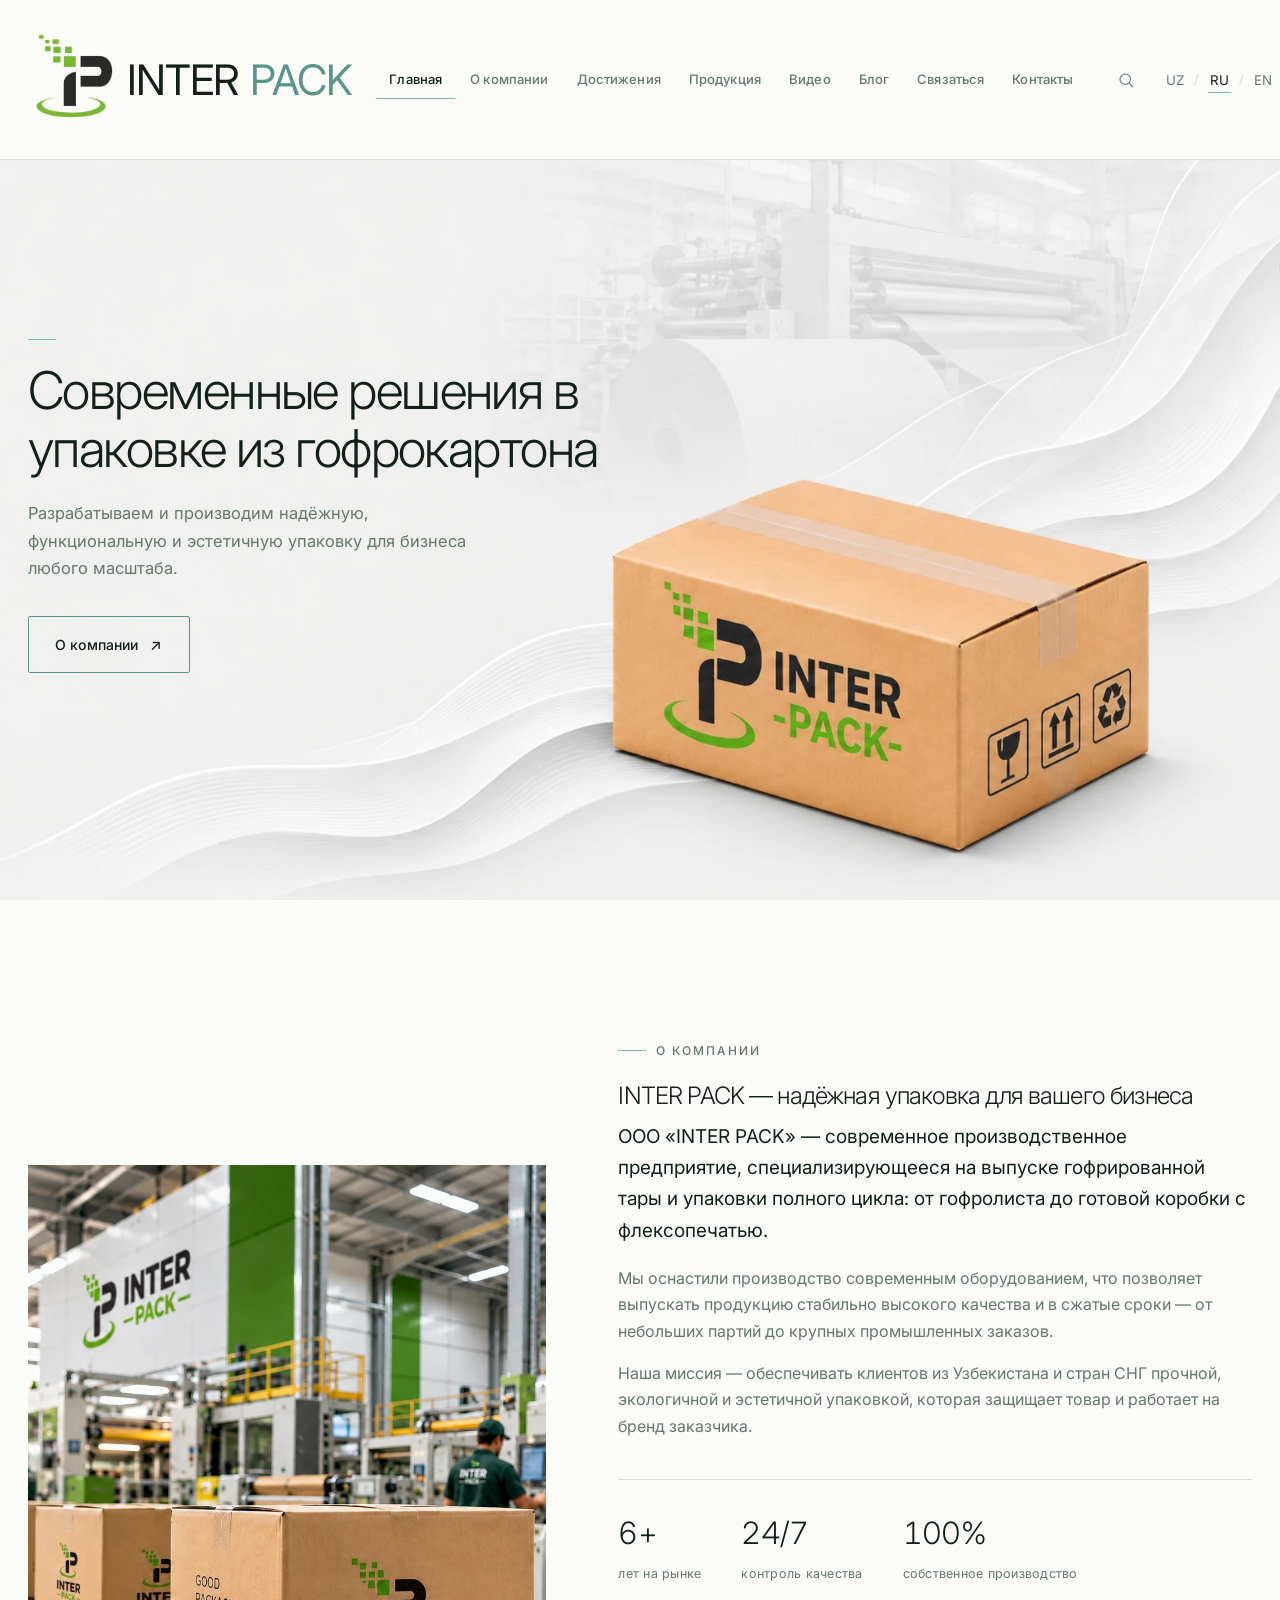
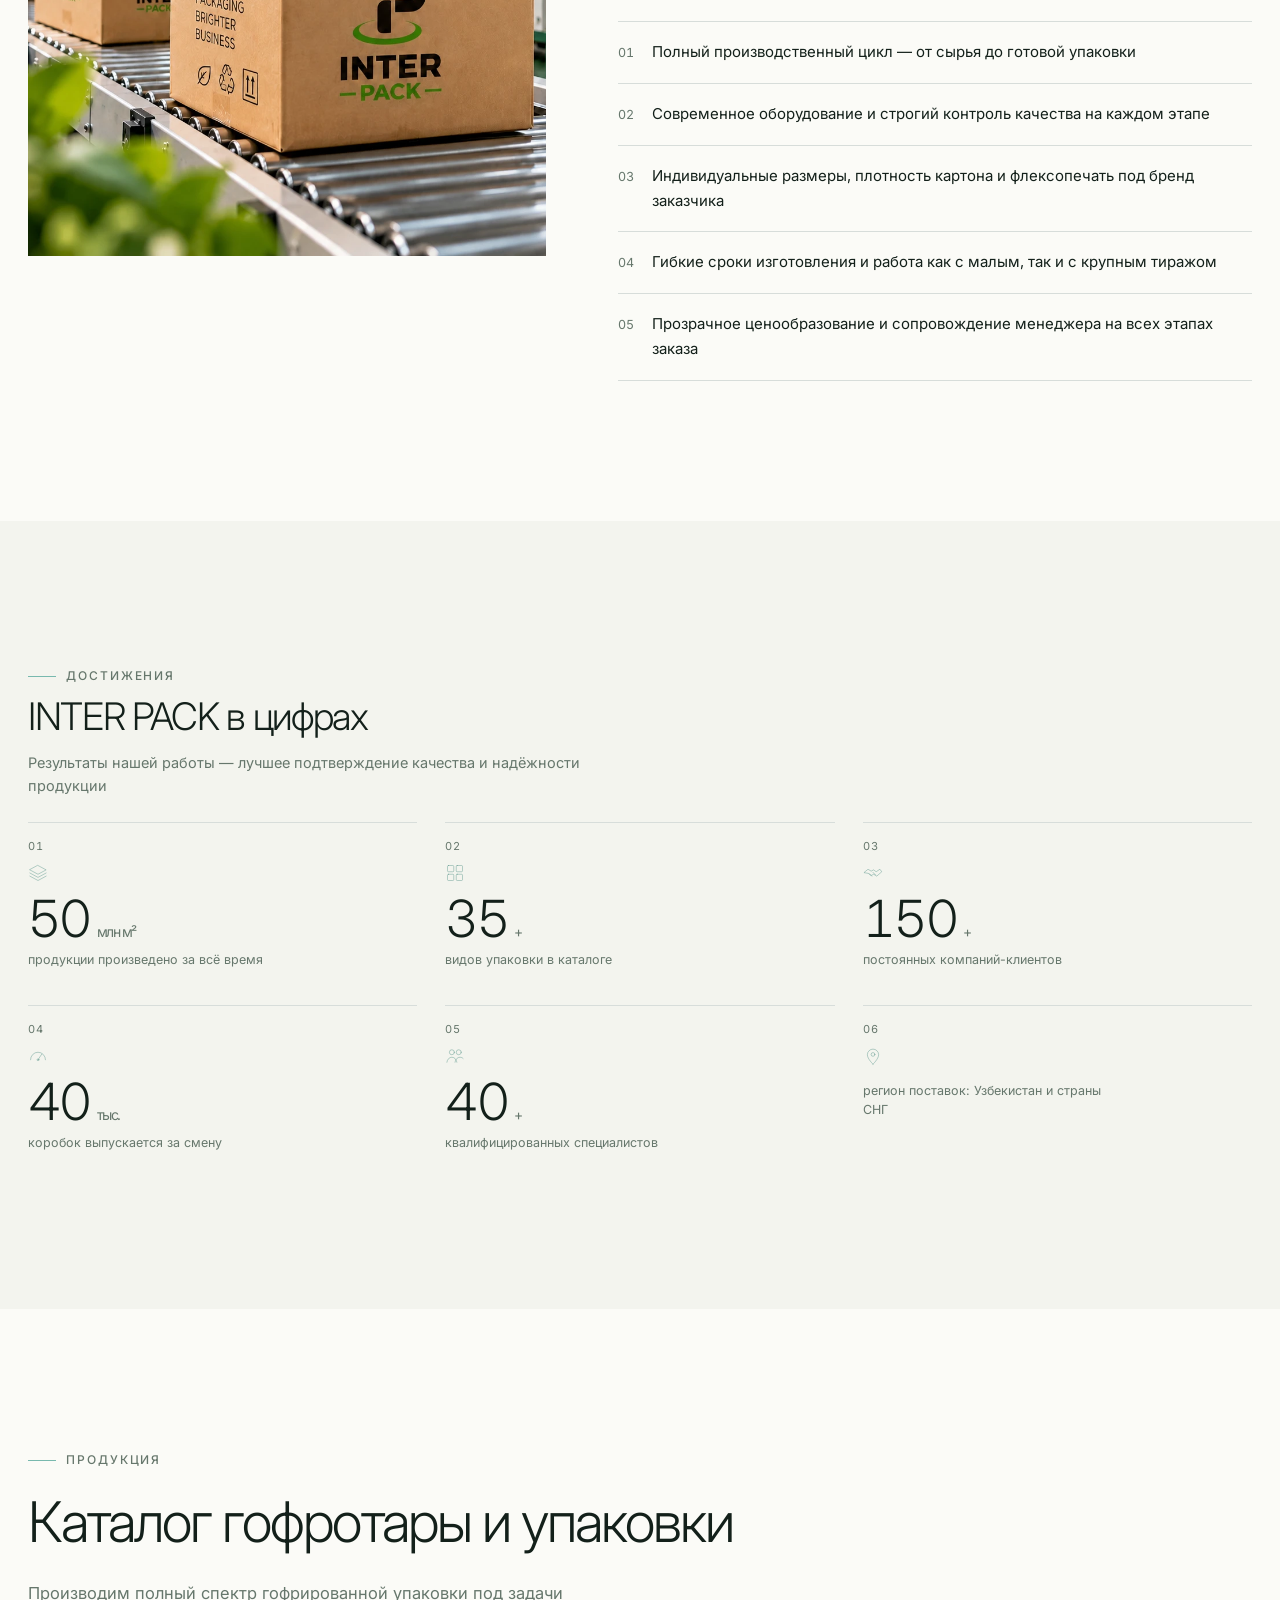
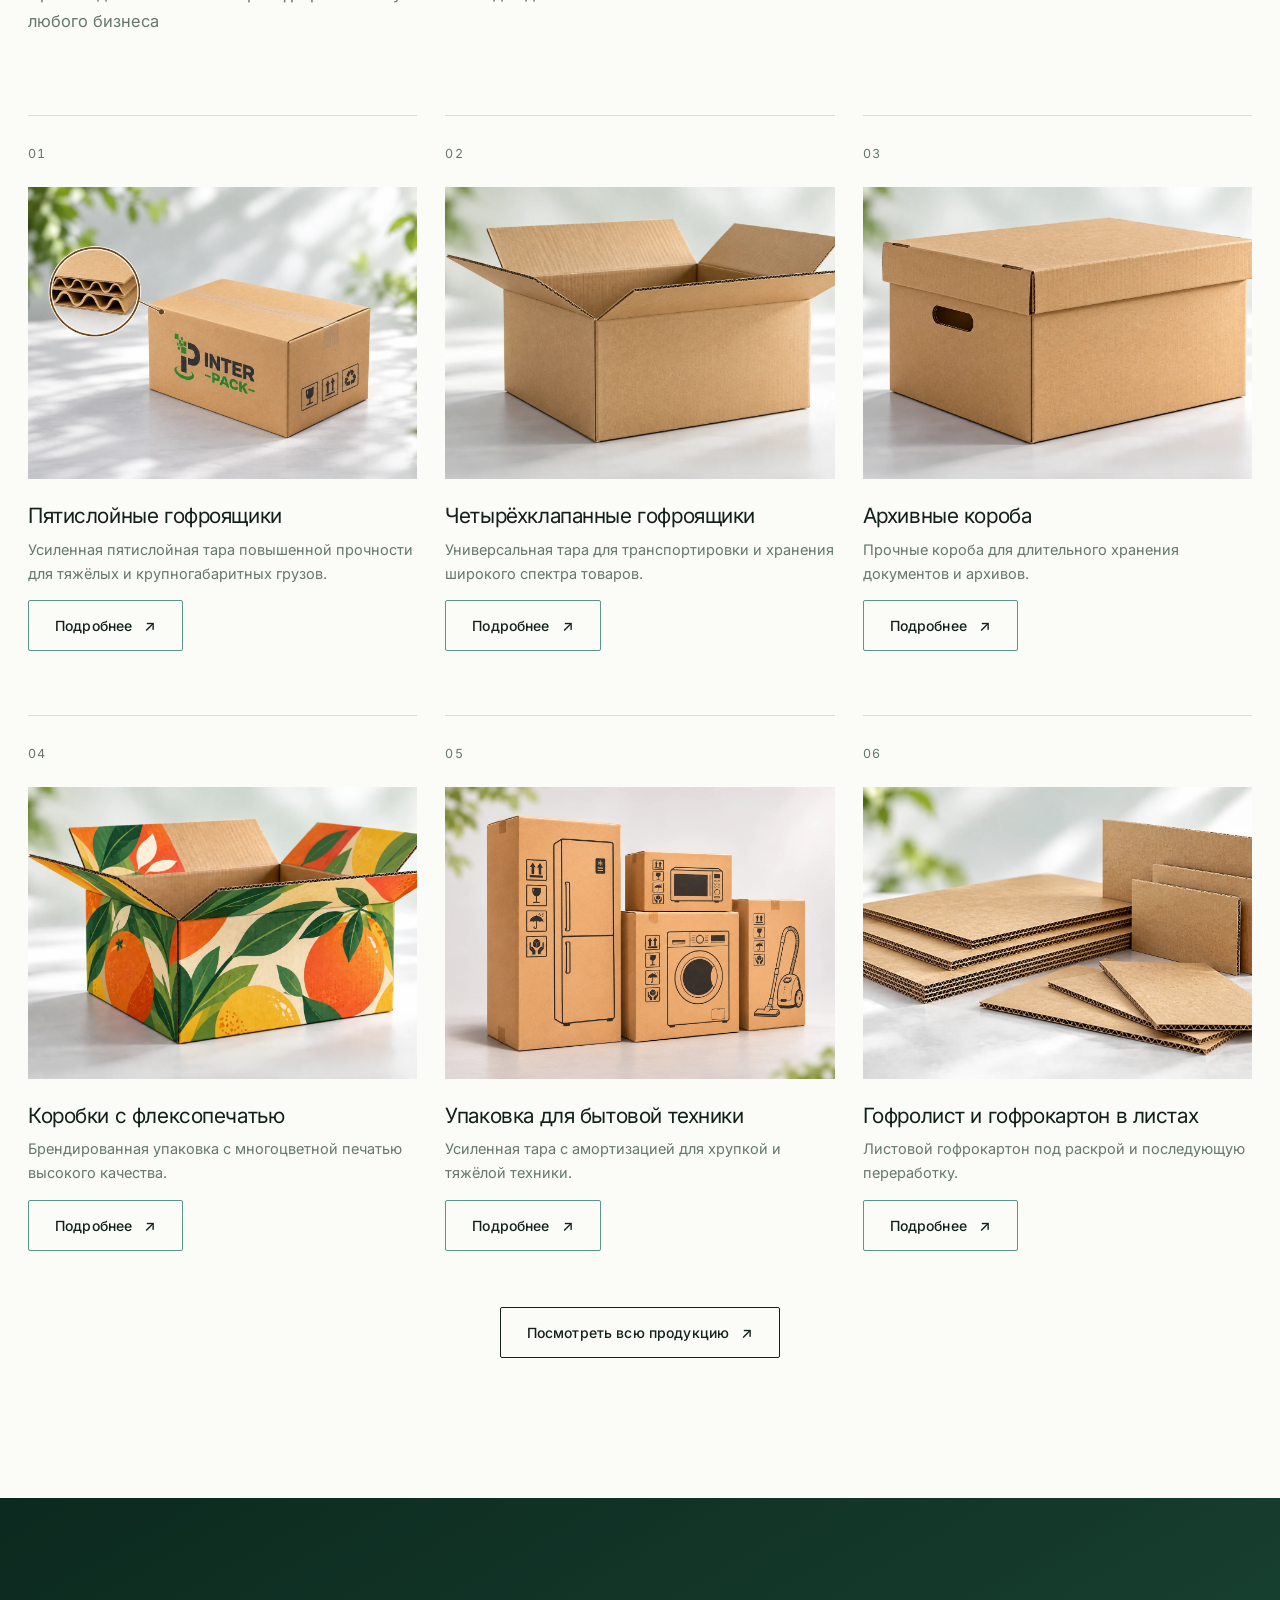
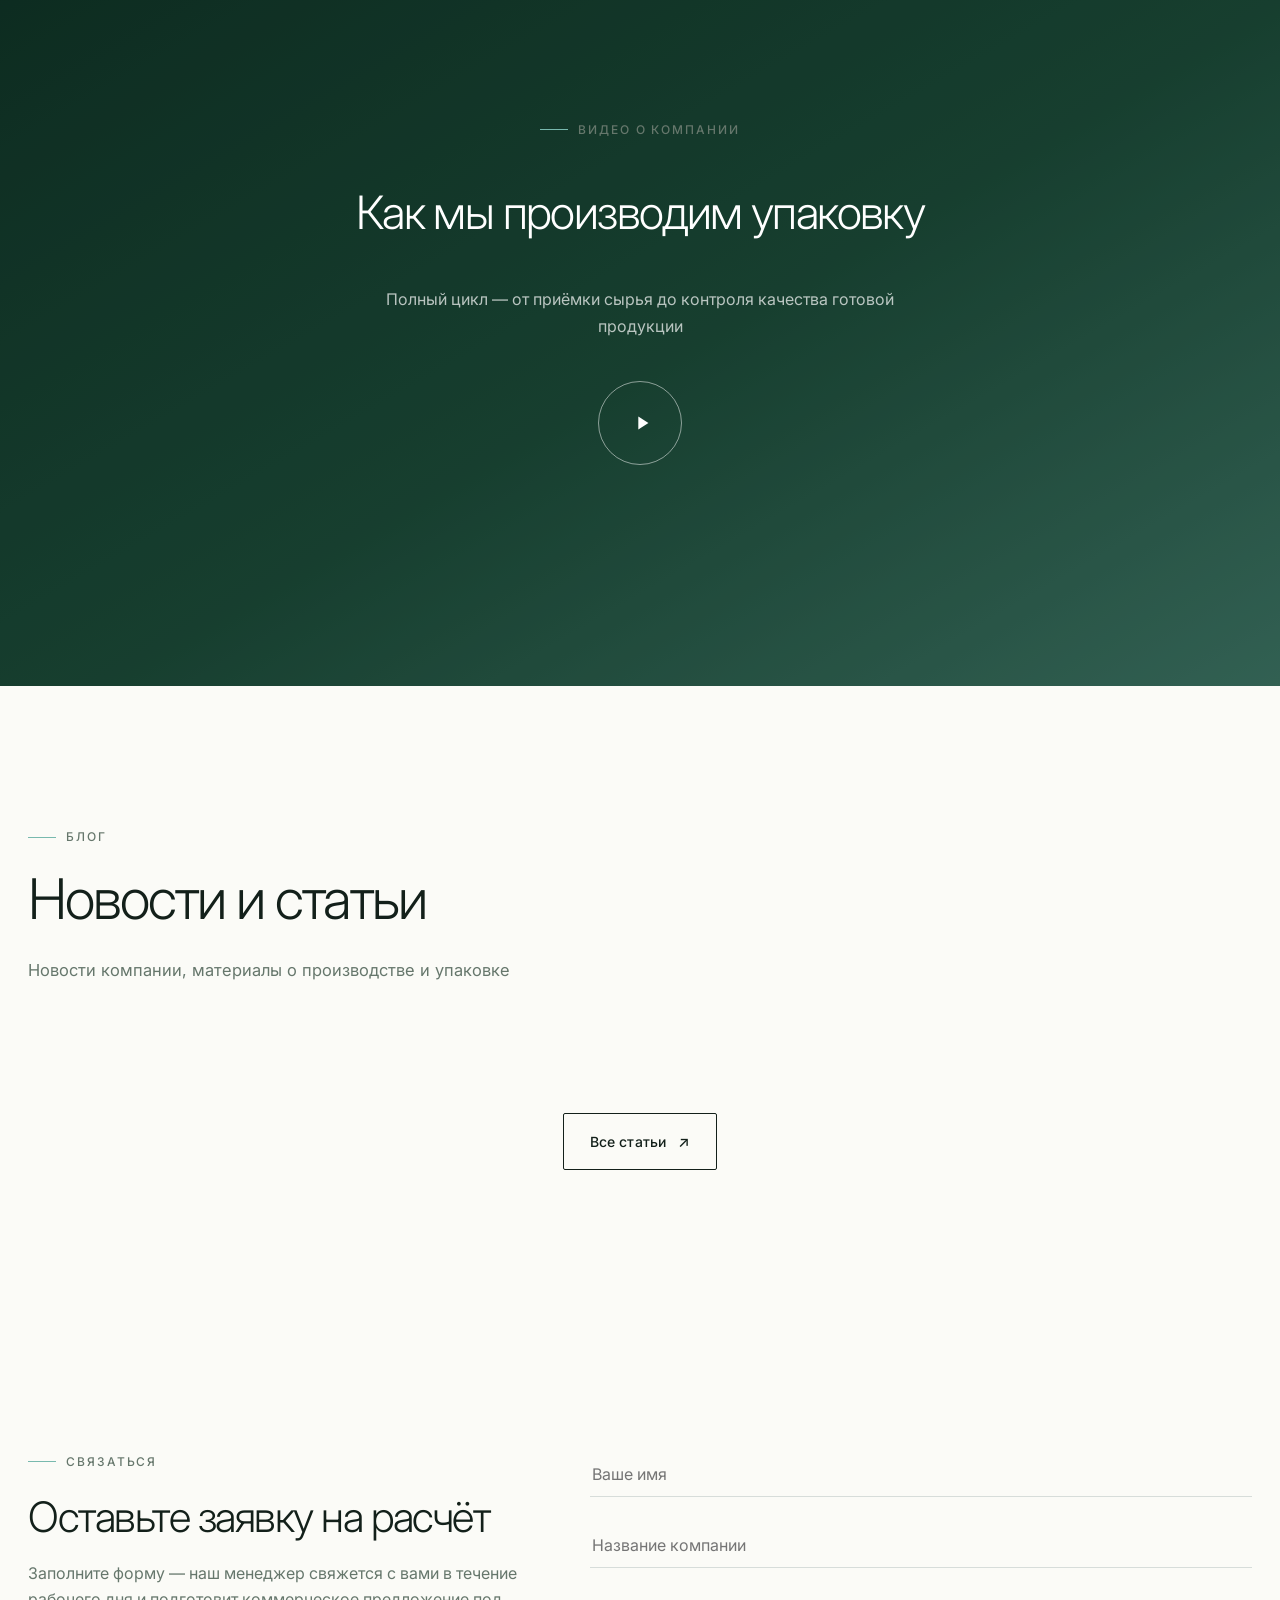
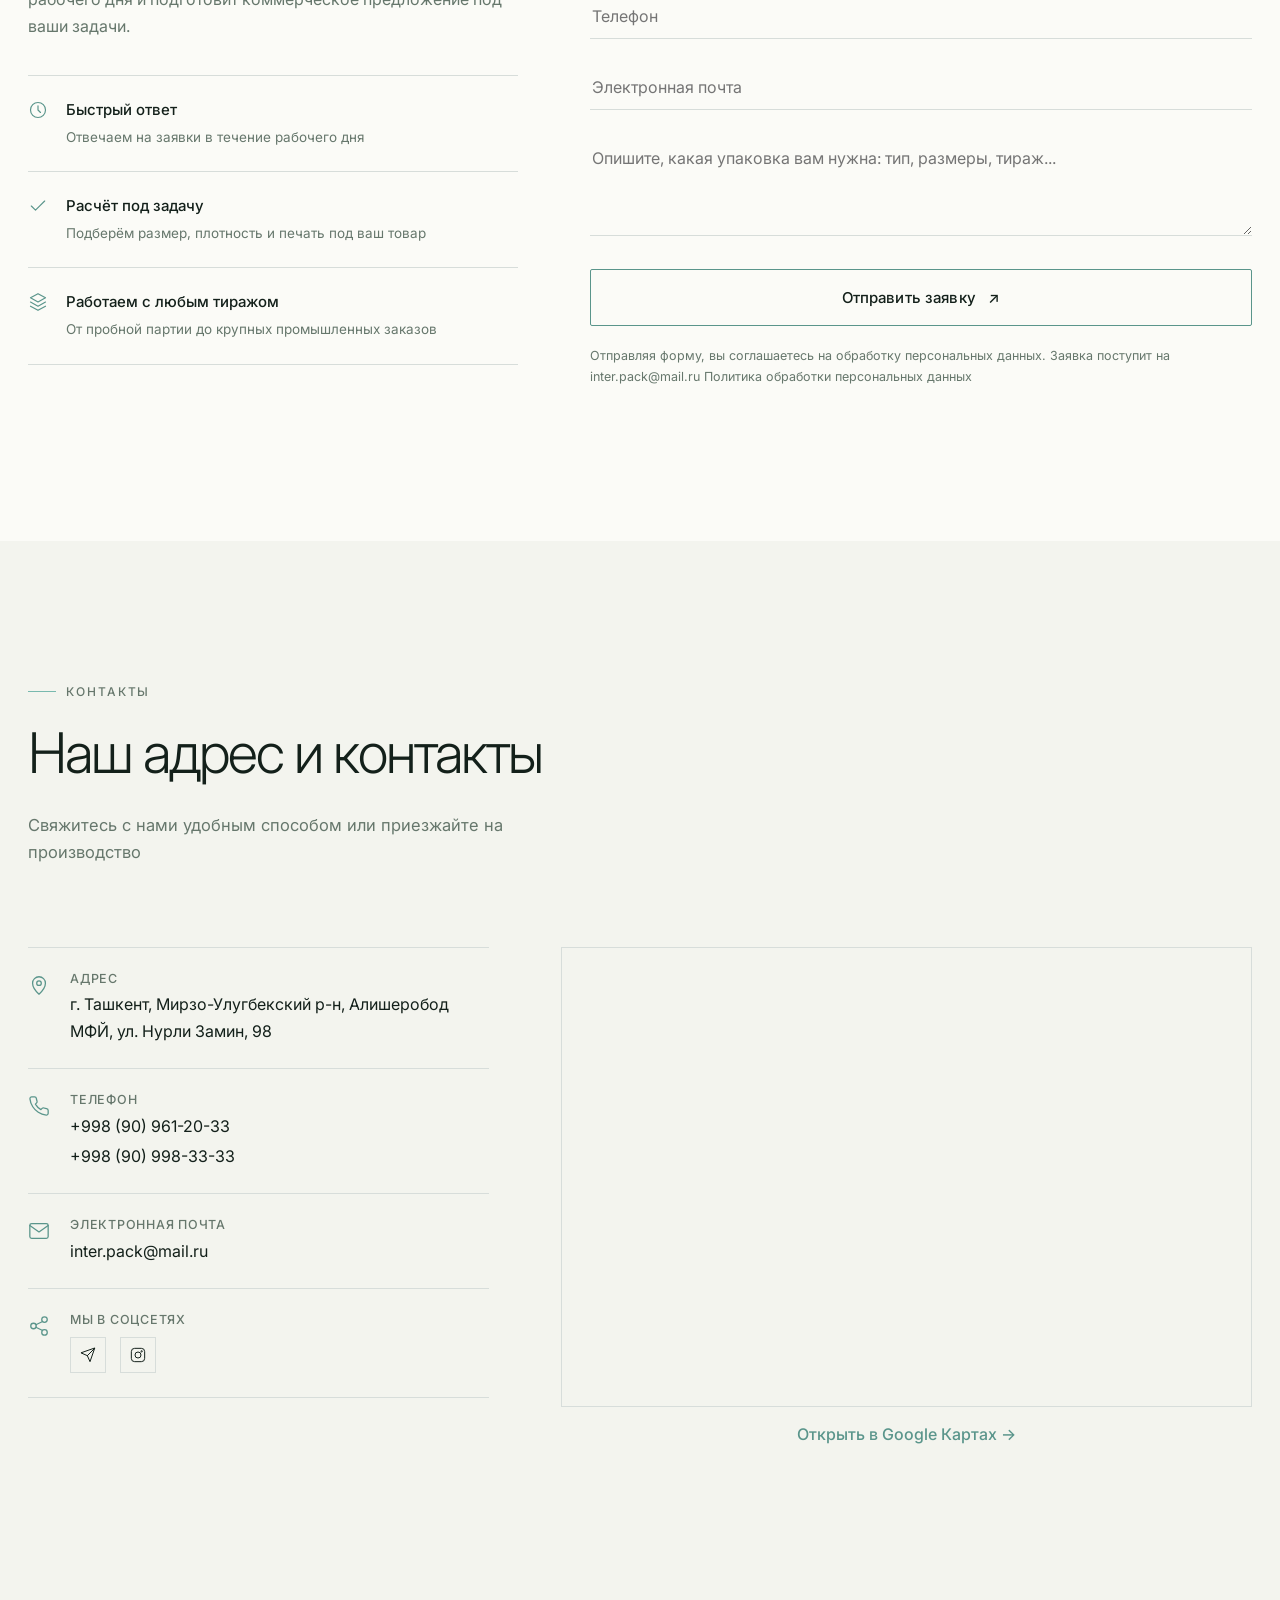
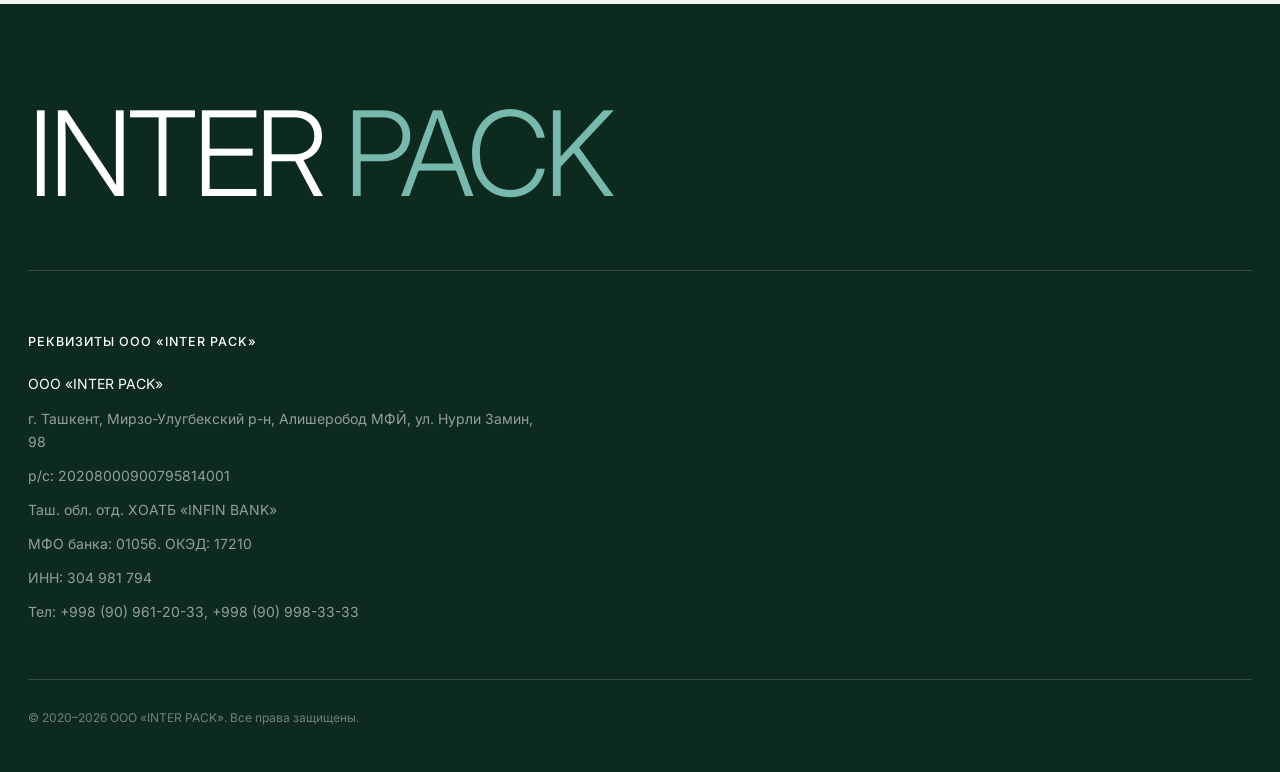
<file: index.html>
<!DOCTYPE html>
<html lang="ru">
<head>
<meta charset="UTF-8">
<meta name="viewport" content="width=device-width, initial-scale=1.0">
<title>INTER PACK</title>
<meta name="description" content="INTER PACK — производство гофрированной тары и упаковки в Узбекистане.">

<!-- Open Graph / предпросмотр ссылки в мессенджерах и соцсетях -->
<meta property="og:type" content="website">
<meta property="og:site_name" content="INTER PACK">
<meta property="og:title" content="INTER PACK — гофротара и упаковка в Узбекистане">
<meta property="og:description" content="Производим гофрокартон и упаковку полного цикла: от гофролиста до готовой коробки с флексопечатью. Собственное производство в Ташкенте.">
<meta property="og:image" content="https://inter-pack.uz/assets/og-image.jpg">
<meta property="og:image:width" content="1200">
<meta property="og:image:height" content="630">
<meta property="og:url" content="https://inter-pack.uz/">
<meta property="og:locale" content="ru_RU">
<meta name="twitter:card" content="summary_large_image">
<meta name="twitter:title" content="INTER PACK — гофротара и упаковка в Узбекистане">
<meta name="twitter:description" content="Производим гофрокартон и упаковку полного цикла: от гофролиста до готовой коробки с флексопечатью.">
<meta name="twitter:image" content="https://inter-pack.uz/assets/og-image.jpg">

<link rel="canonical" href="https://inter-pack.uz/">

<script type="application/ld+json">
{
  "@context": "https://schema.org",
  "@type": "Organization",
  "name": "INTER PACK",
  "legalName": "ООО «INTER PACK»",
  "url": "https://inter-pack.uz/",
  "logo": "https://inter-pack.uz/assets/logo-icon.png",
  "image": "https://inter-pack.uz/assets/og-image.jpg",
  "description": "Производство гофрированной тары и упаковки полного цикла в Ташкенте, Узбекистан.",
  "address": {
    "@type": "PostalAddress",
    "streetAddress": "ул. Нурли Замин, 98, Алишеробод МФЙ, Мирзо-Улугбекский р-н",
    "addressLocality": "Ташкент",
    "addressCountry": "UZ"
  },
  "telephone": ["+998909612033", "+998909983333"],
  "email": "inter.pack@mail.ru",
  "sameAs": [
    "https://t.me/interpackgroup",
    "https://instagram.com/interpack"
  ]
}
</script>

<link rel="icon" href="assets/favicon.ico" sizes="any">
<link rel="icon" type="image/png" sizes="16x16" href="assets/favicon-16x16.png">
<link rel="icon" type="image/png" sizes="32x32" href="assets/favicon-32x32.png">
<link rel="apple-touch-icon" sizes="180x180" href="assets/apple-touch-icon.png">
<link rel="preconnect" href="https://fonts.googleapis.com">
<link rel="preconnect" href="https://fonts.gstatic.com" crossorigin>
<link href="https://fonts.googleapis.com/css2?family=Inter:wght@300;400;500;600;700&display=swap" rel="stylesheet">
<link rel="stylesheet" href="css/style.css?v=28">
<link rel="stylesheet" href="css/blog.css?v=3">
</head>
<body>

<div data-blog-base="" style="display:none;"></div>

<header class="site-header">
  <div class="container header-inner">
    <a href="#home" class="logo" aria-label="INTER PACK">
      <img src="assets/logo-icon.png" alt="INTER PACK" class="logo-mark">
      <span class="logo-word">INTER <span>PACK</span></span>
    </a>
    <nav class="main-nav" id="mainNav">
      <ul>
        <li><a href="#home"><span class="nav-num">01</span><span data-i18n="nav.home">Главная</span><span class="nav-arrow">↗</span></a></li>
        <li><a href="#about"><span class="nav-num">02</span><span data-i18n="nav.about">О компании</span><span class="nav-arrow">↗</span></a></li>
        <li><a href="#achievements"><span class="nav-num">03</span><span data-i18n="nav.achievements">Достижения</span><span class="nav-arrow">↗</span></a></li>
        <li><a href="#products"><span class="nav-num">04</span><span data-i18n="nav.products">Продукция</span><span class="nav-arrow">↗</span></a></li>
        <li><a href="#video"><span class="nav-num">05</span><span data-i18n="nav.video">Видео</span><span class="nav-arrow">↗</span></a></li>
        <li><a href="blog/"><span class="nav-num">06</span><span data-i18n="nav.blog">Блог</span><span class="nav-arrow">↗</span></a></li>
        <li><a href="#contact"><span class="nav-num">07</span><span data-i18n="nav.contact">Связаться</span><span class="nav-arrow">↗</span></a></li>
        <li><a href="#contacts"><span class="nav-num">08</span><span data-i18n="nav.contacts">Контакты</span><span class="nav-arrow">↗</span></a></li>
      </ul>
    </nav>
    <div class="header-actions">
      <button class="search-btn" aria-label="Search">
        <svg viewBox="0 0 24 24" fill="none" stroke="currentColor" stroke-linecap="round" stroke-linejoin="round"><circle cx="11" cy="11" r="7"/><path d="m21 21-4.3-4.3"/></svg>
      </button>
      <div class="lang-switch" id="langSwitch">
        <button data-lang="uz">UZ</button><span class="sep">/</span>
        <button data-lang="ru">RU</button><span class="sep">/</span>
        <button data-lang="en">EN</button>
      </div>
      <a href="#contact" class="btn header-contact-btn" data-i18n="nav.contact">Связаться</a>
      <button class="burger" id="burgerBtn" aria-label="Menu"><span></span><span></span><span></span></button>
    </div>
  </div>
</header>

<main>

  <!-- ================= HOME ================= -->
  <section class="home-hero" id="home">
    <div class="container">
      <div class="home-hero-content reveal">
        <span class="eyebrow eyebrow-bare" aria-hidden="true"></span>
        <h1 data-i18n="home.title">Современные решения в упаковке из гофрокартона</h1>
        <p data-i18n="home.subtitle">Разрабатываем и производим надёжную, функциональную и эстетичную упаковку для бизнеса любого масштаба.</p>
        <a href="#about" class="btn btn-accent" data-i18n="home.cta">О компании</a>
      </div>
    </div>
  </section>

  <!-- ================= ABOUT ================= -->
  <section class="section" id="about">
    <div class="container">
      <div class="about-grid">
        <div class="about-photo ph ph-5 reveal">
          <img class="ph-photo" data-img-slot="about_photo" src="assets/images/about/factory.webp" alt="Производство INTER PACK" loading="lazy" onerror="this.remove()">
          <div class="ph-icon">
            <svg viewBox="0 0 64 64" fill="none" stroke="currentColor" stroke-width="1.6" stroke-linecap="round" stroke-linejoin="round"><path d="M8 56V28l14-8v10l14-8v10l14-8v32z"/><path d="M8 56h48"/><path d="M16 56v-8M28 56v-8M40 56v-8"/></svg>
          </div>
        </div>
        <div class="about-copy reveal">
          <span class="eyebrow" data-i18n="about.eyebrow">О компании</span>
          <h2 data-i18n="about.title">INTER PACK — надёжная упаковка для вашего бизнеса</h2>
          <p class="lead" data-i18n="about.p1">ООО «INTER PACK» — современное производственное предприятие...</p>
          <p data-i18n="about.p2">Мы оснастили производство современным европейским оборудованием...</p>
          <p data-i18n="about.p3">Наша миссия — обеспечивать клиентов из Узбекистана и стран СНГ...</p>

          <div class="about-stats">
            <div><b data-i18n="about.stat1Num">10+</b><span data-i18n="about.stat1Label">лет на рынке</span></div>
            <div><b data-i18n="about.stat2Num">24/7</b><span data-i18n="about.stat2Label">контроль качества</span></div>
            <div><b data-i18n="about.stat3Num">100%</b><span data-i18n="about.stat3Label">собственное производство</span></div>
          </div>

          <ul class="about-list">
            <li><span class="n">01</span><span data-i18n="about.list.0">Полный производственный цикл</span></li>
            <li><span class="n">02</span><span data-i18n="about.list.1">Современное оборудование и контроль качества</span></li>
            <li><span class="n">03</span><span data-i18n="about.list.2">Индивидуальные размеры и флексопечать под бренд</span></li>
            <li><span class="n">04</span><span data-i18n="about.list.3">Гибкие сроки для любого тиража</span></li>
            <li><span class="n">05</span><span data-i18n="about.list.4">Прозрачное ценообразование и сопровождение менеджера</span></li>
          </ul>
        </div>
      </div>
    </div>
  </section>

  <!-- ================= ACHIEVEMENTS ================= -->
  <section class="section section-alt" id="achievements">
    <div class="container">
      <div class="page-hero reveal" style="padding-top:0;">
        <span class="eyebrow" data-i18n="achievements.eyebrow">Достижения</span>
        <h1 data-i18n="achievements.title">INTER PACK в цифрах</h1>
        <p data-i18n="achievements.subtitle">Результаты нашей работы — лучшее подтверждение качества и надёжности продукции</p>
      </div>

      <div class="stats-grid reveal-stagger">

        <div class="stat-card">
          <span class="card-index">01</span>
          <div class="stat-icon"><svg viewBox="0 0 64 64" fill="none" stroke="currentColor" stroke-width="2.2" stroke-linecap="round" stroke-linejoin="round"><path d="M32 8 58 22 32 36 6 22Z"/><path d="M6 32 32 46 58 32"/><path d="M6 42 32 56 58 42"/></svg></div>
          <div class="stat-num"><span class="num" data-target="50">0</span><span class="suffix" data-i18n="achievements.stats.0.suffix">млн м²</span></div>
          <p class="stat-label" data-i18n="achievements.stats.0.label">продукции произведено за всё время</p>
        </div>

        <div class="stat-card">
          <span class="card-index">02</span>
          <div class="stat-icon"><svg viewBox="0 0 64 64" fill="none" stroke="currentColor" stroke-width="2.2" stroke-linecap="round" stroke-linejoin="round"><rect x="8" y="8" width="20" height="20" rx="3"/><rect x="36" y="8" width="20" height="20" rx="3"/><rect x="8" y="36" width="20" height="20" rx="3"/><rect x="36" y="36" width="20" height="20" rx="3"/></svg></div>
          <div class="stat-num"><span class="num" data-target="35">0</span><span class="suffix" data-i18n="achievements.stats.1.suffix">+</span></div>
          <p class="stat-label" data-i18n="achievements.stats.1.label">видов упаковки в каталоге</p>
        </div>

        <div class="stat-card">
          <span class="card-index">03</span>
          <div class="stat-icon"><svg viewBox="0 0 64 64" fill="none" stroke="currentColor" stroke-width="2.2" stroke-linecap="round" stroke-linejoin="round"><path d="M4 30l12-10 10 6 8-4 8 6 12-8 6 8-16 14-10-6-8 4-8-6z"/><path d="M20 34l8 8M32 30l8 8"/></svg></div>
          <div class="stat-num"><span class="num" data-target="150">0</span><span class="suffix" data-i18n="achievements.stats.2.suffix">+</span></div>
          <p class="stat-label" data-i18n="achievements.stats.2.label">постоянных компаний-клиентов</p>
        </div>

        <div class="stat-card">
          <span class="card-index">04</span>
          <div class="stat-icon"><svg viewBox="0 0 64 64" fill="none" stroke="currentColor" stroke-width="2.2" stroke-linecap="round" stroke-linejoin="round"><path d="M8 44a24 24 0 1 1 48 0"/><path d="M32 44 44 26"/><circle cx="32" cy="44" r="3"/></svg></div>
          <div class="stat-num"><span class="num" data-target="40">0</span><span class="suffix" data-i18n="achievements.stats.3.suffix">тыс.</span></div>
          <p class="stat-label" data-i18n="achievements.stats.3.label">коробок выпускается за смену</p>
        </div>

        <div class="stat-card">
          <span class="card-index">05</span>
          <div class="stat-icon"><svg viewBox="0 0 64 64" fill="none" stroke="currentColor" stroke-width="2.2" stroke-linecap="round" stroke-linejoin="round"><circle cx="22" cy="20" r="8"/><circle cx="44" cy="20" r="8"/><path d="M6 52c1.5-10 8-16 16-16s14.5 6 16 16"/><path d="M32 52c1.5-10 8-16 16-16 4 0 7.5 1.5 10 4"/></svg></div>
          <div class="stat-num"><span class="num" data-target="40">0</span><span class="suffix" data-i18n="achievements.stats.4.suffix">+</span></div>
          <p class="stat-label" data-i18n="achievements.stats.4.label">квалифицированных специалистов</p>
        </div>

        <div class="stat-card">
          <span class="card-index">06</span>
          <div class="stat-icon"><svg viewBox="0 0 64 64" fill="none" stroke="currentColor" stroke-width="2.2" stroke-linecap="round" stroke-linejoin="round"><path d="M32 58s18-16.5 18-30A18 18 0 1 0 14 28c0 13.5 18 30 18 30z"/><circle cx="32" cy="27" r="6"/></svg></div>
          <div class="stat-num"><span class="suffix" style="font-size:26px" data-i18n="achievements.stats.5.suffix"></span></div>
          <p class="stat-label" data-i18n="achievements.stats.5.label">регион поставок: Узбекистан и страны СНГ</p>
        </div>

      </div>
    </div>
  </section>

  <!-- ================= PRODUCTS ================= -->
  <section class="section" id="products">
    <div class="container">
      <div class="page-hero reveal" style="padding-top:0;">
        <span class="eyebrow" data-i18n="products.eyebrow">Продукция</span>
        <h1 data-i18n="products.title">Каталог гофротары и упаковки</h1>
        <p data-i18n="products.subtitle">Производим полный спектр гофрированной упаковки под задачи любого бизнеса</p>
      </div>

      <div class="products-grid reveal-stagger" style="margin-top:56px;">

        <div class="product-card">
          <span class="card-index">01</span>
          <div class="ph ph-1"><img class="ph-photo" data-img-slot="product_0" src="assets/images/products/five-layer-box.webp" alt="Пятислойные гофроящики" loading="lazy" onerror="this.remove()"><div class="ph-icon"><svg viewBox="0 0 64 64" fill="none" stroke="currentColor" stroke-width="1.6" stroke-linecap="round" stroke-linejoin="round"><path d="M6 18h52M6 26h52M6 34h52M6 42h52"/><path d="M6 18v24M58 18v24"/></svg></div></div>
          <div class="product-body">
            <h3 data-i18n="products.items.0.name">Пятислойные гофроящики</h3>
            <p data-i18n="products.items.0.short">Усиленная пятислойная тара повышенной прочности для тяжёлых и крупногабаритных грузов.</p>
            <button class="btn btn-accent" data-open-product="0" data-i18n="common.readMore">Подробнее</button>
          </div>
        </div>

        <div class="product-card">
          <span class="card-index">02</span>
          <div class="ph ph-2"><img class="ph-photo" data-img-slot="product_1" src="assets/images/hero/hero-01.webp" alt="Четырёхклапанные гофроящики" loading="lazy" onerror="this.remove()"><div class="ph-icon"><svg viewBox="0 0 64 64" fill="none" stroke="currentColor" stroke-width="1.6" stroke-linecap="round" stroke-linejoin="round"><path d="M8 20 32 10 56 20 32 30Z"/><path d="M8 20V46L32 56V30"/><path d="M56 20V46L32 56"/></svg></div></div>
          <div class="product-body">
            <h3 data-i18n="products.items.1.name">Четырёхклапанные гофроящики</h3>
            <p data-i18n="products.items.1.short">Универсальная тара для транспортировки и хранения широкого спектра товаров.</p>
            <button class="btn btn-accent" data-open-product="1" data-i18n="common.readMore">Подробнее</button>
          </div>
        </div>

        <div class="product-card">
          <span class="card-index">03</span>
          <div class="ph ph-3"><img class="ph-photo" data-img-slot="product_2" src="assets/images/hero/hero-03.webp" alt="Архивные короба" loading="lazy" onerror="this.remove()"><div class="ph-icon"><svg viewBox="0 0 64 64" fill="none" stroke="currentColor" stroke-width="1.6" stroke-linecap="round" stroke-linejoin="round"><rect x="10" y="16" width="44" height="36" rx="2"/><path d="M10 26h44M24 16v10M40 16v10"/></svg></div></div>
          <div class="product-body">
            <h3 data-i18n="products.items.2.name">Архивные короба</h3>
            <p data-i18n="products.items.2.short">Прочные короба для длительного хранения документов и архивов.</p>
            <button class="btn btn-accent" data-open-product="2" data-i18n="common.readMore">Подробнее</button>
          </div>
        </div>

        <div class="product-card">
          <span class="card-index">04</span>
          <div class="ph ph-4"><img class="ph-photo" data-img-slot="product_3" src="assets/images/hero/hero-04.webp" alt="Коробки с флексопечатью" loading="lazy" onerror="this.remove()"><div class="ph-icon"><svg viewBox="0 0 64 64" fill="none" stroke="currentColor" stroke-width="1.6" stroke-linecap="round" stroke-linejoin="round"><path d="M8 20 32 10 56 20 32 30Z"/><path d="M8 20V46L32 56V30"/><path d="M56 20V46L32 56"/><path d="M18 22l6 3M40 22l6 3" stroke-width="2"/></svg></div></div>
          <div class="product-body">
            <h3 data-i18n="products.items.3.name">Коробки с флексопечатью</h3>
            <p data-i18n="products.items.3.short">Брендированная упаковка с многоцветной печатью высокого качества.</p>
            <button class="btn btn-accent" data-open-product="3" data-i18n="common.readMore">Подробнее</button>
          </div>
        </div>

        <div class="product-card">
          <span class="card-index">05</span>
          <div class="ph ph-5"><img class="ph-photo" data-img-slot="product_4" src="assets/images/hero/hero-05.webp" alt="Упаковка для бытовой техники" loading="lazy" onerror="this.remove()"><div class="ph-icon"><svg viewBox="0 0 64 64" fill="none" stroke="currentColor" stroke-width="1.6" stroke-linecap="round" stroke-linejoin="round"><rect x="10" y="10" width="44" height="44" rx="4"/><rect x="18" y="18" width="28" height="20" rx="2"/><path d="M22 44h20"/></svg></div></div>
          <div class="product-body">
            <h3 data-i18n="products.items.4.name">Упаковка для бытовой техники</h3>
            <p data-i18n="products.items.4.short">Усиленная тара с амортизацией для хрупкой и тяжёлой техники.</p>
            <button class="btn btn-accent" data-open-product="4" data-i18n="common.readMore">Подробнее</button>
          </div>
        </div>

        <div class="product-card">
          <span class="card-index">06</span>
          <div class="ph ph-6"><img class="ph-photo" data-img-slot="product_5" src="assets/images/hero/hero-06.webp" alt="Гофролист и гофрокартон в листах" loading="lazy" onerror="this.remove()"><div class="ph-icon"><svg viewBox="0 0 64 64" fill="none" stroke="currentColor" stroke-width="1.6" stroke-linecap="round" stroke-linejoin="round"><path d="M6 18h52M6 30h52M6 42h52"/><path d="M6 18v24M58 18v24"/></svg></div></div>
          <div class="product-body">
            <h3 data-i18n="products.items.5.name">Гофролист и гофрокартон в листах</h3>
            <p data-i18n="products.items.5.short">Листовой гофрокартон под раскрой и последующую переработку.</p>
            <button class="btn btn-accent" data-open-product="5" data-i18n="common.readMore">Подробнее</button>
          </div>
        </div>

      </div>

      <div class="products-grid products-grid-extra" id="productsExtra">

        <div class="product-card">
          <span class="card-index">07</span>
          <div class="ph ph-1"><img class="ph-photo" data-img-slot="product_6" src="assets/images/products/overlap-flap-box.webp" alt="Ящики с полным нахлёстом клапанов" loading="lazy" onerror="this.remove()"><div class="ph-icon"><svg viewBox="0 0 64 64" fill="none" stroke="currentColor" stroke-width="1.6" stroke-linecap="round" stroke-linejoin="round"><path d="M8 22 32 12 56 22 32 32Z"/><path d="M8 22V48L32 58V32"/><path d="M56 22V48L32 58"/><path d="M14 19 50 19" stroke-dasharray="2 3"/></svg></div></div>
          <div class="product-body">
            <h3 data-i18n="products.items.6.name">Ящики с полным нахлёстом клапанов</h3>
            <p data-i18n="products.items.6.short">Усиленная тара с полным перекрытием клапанов для тяжёлых и ответственных грузов.</p>
            <button class="btn btn-accent" data-open-product="6" data-i18n="common.readMore">Подробнее</button>
          </div>
        </div>

        <div class="product-card">
          <span class="card-index">08</span>
          <div class="ph ph-2"><img class="ph-photo" data-img-slot="product_7" src="assets/images/products/telescope-box.webp" alt="Телескопические ящики" loading="lazy" onerror="this.remove()"><div class="ph-icon"><svg viewBox="0 0 64 64" fill="none" stroke="currentColor" stroke-width="1.6" stroke-linecap="round" stroke-linejoin="round"><rect x="12" y="30" width="40" height="22" rx="2"/><path d="M8 18h48v12H8Z"/></svg></div></div>
          <div class="product-body">
            <h3 data-i18n="products.items.7.name">Телескопические ящики</h3>
            <p data-i18n="products.items.7.short">Короб из двух независимых частей — крышки и дна — для товаров разной высоты.</p>
            <button class="btn btn-accent" data-open-product="7" data-i18n="common.readMore">Подробнее</button>
          </div>
        </div>

        <div class="product-card">
          <span class="card-index">09</span>
          <div class="ph ph-3"><img class="ph-photo" data-img-slot="product_8" src="assets/images/products/fruit-veg-crate.webp" alt="Ящики-лотки для фруктов и овощей" loading="lazy" onerror="this.remove()"><div class="ph-icon"><svg viewBox="0 0 64 64" fill="none" stroke="currentColor" stroke-width="1.6" stroke-linecap="round" stroke-linejoin="round"><path d="M10 24 32 14 54 24 32 34Z"/><path d="M10 24V46L32 56V34"/><path d="M54 24V46L32 56"/><path d="M22 8c1 4 1 6 0 10M42 8c-1 4-1 6 0 10"/></svg></div></div>
          <div class="product-body">
            <h3 data-i18n="products.items.8.name">Ящики-лотки для фруктов и овощей</h3>
            <p data-i18n="products.items.8.short">Открытые вентилируемые лотки для сбора и транспортировки свежей продукции.</p>
            <button class="btn btn-accent" data-open-product="8" data-i18n="common.readMore">Подробнее</button>
          </div>
        </div>

        <div class="product-card">
          <span class="card-index">10</span>
          <div class="ph ph-4"><img class="ph-photo" data-img-slot="product_9" src="assets/images/products/beverage-dividers.webp" alt="Упаковка для напитков с перегородками" loading="lazy" onerror="this.remove()"><div class="ph-icon"><svg viewBox="0 0 64 64" fill="none" stroke="currentColor" stroke-width="1.6" stroke-linecap="round" stroke-linejoin="round"><rect x="8" y="14" width="48" height="36" rx="2"/><path d="M8 32h48M24 14v36M40 14v36"/></svg></div></div>
          <div class="product-body">
            <h3 data-i18n="products.items.9.name">Упаковка для напитков с перегородками</h3>
            <p data-i18n="products.items.9.short">Короба с картонными перегородками для бутылок и банок при транспортировке.</p>
            <button class="btn btn-accent" data-open-product="9" data-i18n="common.readMore">Подробнее</button>
          </div>
        </div>

      </div>

      <div class="products-toggle">
        <button class="btn" id="productsToggleBtn" data-i18n="productsToggle.show">Посмотреть всю продукцию</button>
      </div>
    </div>
  </section>

  <!-- ================= VIDEO ================= -->
  <section class="video-hero" id="video">
    <video id="companyVideo" muted playsinline preload="none">
      <source src="assets/video/company.mp4" type="video/mp4">
    </video>
    <div id="videoPoster" style="position:absolute;inset:0;transition:opacity .4s ease;">
      <div class="ph ph-1" style="width:100%;height:100%;"></div>
      <div class="video-overlay">
        <span class="eyebrow" data-i18n="video.eyebrow">Видео о компании</span>
        <h2 data-i18n="video.title">Как мы производим упаковку</h2>
        <p data-i18n="video.subtitle">Полный цикл — от приёмки сырья до контроля качества готовой продукции</p>
        <button class="play-btn" id="playBtn" aria-label="Play">
          <svg viewBox="0 0 24 24" fill="currentColor"><path d="M8 5v14l11-7z"/></svg>
        </button>
      </div>
    </div>
  </section>

  <!-- ================= BLOG PREVIEW ================= -->
  <section class="section" id="blog-preview">
    <div class="container">
      <div class="page-hero reveal">
        <span class="eyebrow" data-i18n="blog.eyebrow">Блог</span>
        <h1 data-i18n="blog.title">Новости и статьи</h1>
        <p data-i18n="blog.subtitle">Новости компании, материалы о производстве и упаковке</p>
      </div>

      <div class="blog-grid blog-grid-preview reveal-stagger" id="homeBlogPreview"></div>

      <div class="products-toggle">
        <a href="blog/" class="btn" data-i18n="blog.viewAll">Все статьи</a>
      </div>
    </div>
  </section>

  <!-- ================= CONTACT ================= -->
  <section class="section" id="contact">
    <div class="container">
      <div class="contact-wrap">

        <div class="contact-side reveal">
          <span class="eyebrow" data-i18n="contact.eyebrow">Связаться</span>
          <h2 data-i18n="contact.title">Оставьте заявку на расчёт</h2>
          <p data-i18n="contact.subtitle">Заполните форму — наш менеджер свяжется с вами в течение рабочего дня.</p>

          <ul class="contact-perks">
            <li>
              <svg viewBox="0 0 24 24" fill="none" stroke="currentColor" stroke-width="2.2" stroke-linecap="round" stroke-linejoin="round"><circle cx="12" cy="12" r="9"/><path d="M12 7v5l3 3"/></svg>
              <div><b data-i18n="contact.perks.0.t">Быстрый ответ</b><span data-i18n="contact.perks.0.d">Отвечаем на заявки в течение рабочего дня</span></div>
            </li>
            <li>
              <svg viewBox="0 0 24 24" fill="none" stroke="currentColor" stroke-width="2.2" stroke-linecap="round" stroke-linejoin="round"><path d="M4 12l5 5L20 6"/></svg>
              <div><b data-i18n="contact.perks.1.t">Расчёт под задачу</b><span data-i18n="contact.perks.1.d">Подберём размер, плотность и печать под ваш товар</span></div>
            </li>
            <li>
              <svg viewBox="0 0 24 24" fill="none" stroke="currentColor" stroke-width="2.2" stroke-linecap="round" stroke-linejoin="round"><path d="M12 2 21 7 12 12 3 7Z"/><path d="M3 12l9 5 9-5"/><path d="M3 17l9 5 9-5"/></svg>
              <div><b data-i18n="contact.perks.2.t">Работаем с любым тиражом</b><span data-i18n="contact.perks.2.d">От пробной партии до крупных промышленных заказов</span></div>
            </li>
          </ul>
        </div>

        <div class="form-card reveal">
          <form id="contactForm" action="https://formsubmit.co/inter.pack@mail.ru" method="POST">
            <input type="hidden" name="_subject" value="Новая заявка с сайта INTER PACK">
            <input type="hidden" name="_captcha" value="false">
            <input type="hidden" name="_template" value="table">
            <input type="text" name="_honey" style="display:none" tabindex="-1" autocomplete="off">

            <div class="form-row">
              <input type="text" name="name" required data-i18n-ph="contact.form.name">
            </div>
            <div class="form-row">
              <input type="text" name="company" data-i18n-ph="contact.form.company">
            </div>
            <div class="form-row">
              <input type="tel" name="phone" required data-i18n-ph="contact.form.phone">
            </div>
            <div class="form-row">
              <input type="email" name="email" required data-i18n-ph="contact.form.email">
            </div>
            <div class="form-row">
              <textarea name="message" data-i18n-ph="contact.form.messagePh"></textarea>
            </div>
            <button type="submit" class="btn btn-accent btn-lg btn-block" data-i18n="contact.form.submit">Отправить заявку</button>
            <p class="form-note">
              <span data-i18n="contact.form.note">Отправляя форму, вы соглашаетесь на обработку персональных данных. Заявка поступит на inter.pack@mail.ru</span>
              <a href="privacy.html" target="_blank" rel="noopener" data-i18n="contact.form.policyLink">Политика обработки персональных данных</a>
            </p>

            <div class="form-success">
              <div class="check"><svg viewBox="0 0 24 24" fill="none" stroke="currentColor" stroke-width="2.6" stroke-linecap="round" stroke-linejoin="round"><path d="M4 12l5 5L20 6"/></svg></div>
              <h3 data-i18n="contact.success.title">Заявка отправлена!</h3>
              <p data-i18n="contact.success.text">Спасибо! Наш менеджер свяжется с вами в ближайшее время.</p>
            </div>
          </form>
        </div>

      </div>
    </div>
  </section>

  <!-- ================= CONTACTS ================= -->
  <section class="section section-alt" id="contacts">
    <div class="container">
      <div class="page-hero reveal" style="padding-top:0;">
        <span class="eyebrow" data-i18n="contacts.eyebrow">Контакты</span>
        <h1 data-i18n="contacts.title">Наш адрес и контакты</h1>
        <p data-i18n="contacts.subtitle">Свяжитесь с нами удобным способом или приезжайте на производство</p>
      </div>

      <div class="contacts-wrap" style="margin-top:56px;">

        <div class="reveal">
          <div class="contact-item">
            <div class="icon"><svg viewBox="0 0 24 24" fill="none" stroke="currentColor" stroke-width="2" stroke-linecap="round" stroke-linejoin="round"><path d="M12 22s7-6.5 7-12a7 7 0 1 0-14 0c0 5.5 7 12 7 12z"/><circle cx="12" cy="10" r="2.5"/></svg></div>
            <div>
              <h4 data-i18n="contacts.addressLabel">Адрес</h4>
              <p data-i18n="contacts.addressValue">г. Ташкент, Мирзо-Улугбекский р-н, Алишеробод МФЙ, ул. Нурли Замин, 98</p>
            </div>
          </div>

          <div class="contact-item">
            <div class="icon"><svg viewBox="0 0 24 24" fill="none" stroke="currentColor" stroke-width="2" stroke-linecap="round" stroke-linejoin="round"><path d="M22 16.92v3a2 2 0 0 1-2.18 2 19.79 19.79 0 0 1-8.63-3.07 19.5 19.5 0 0 1-6-6 19.79 19.79 0 0 1-3.07-8.67A2 2 0 0 1 4.11 2h3a2 2 0 0 1 2 1.72c.13.96.36 1.9.7 2.81a2 2 0 0 1-.45 2.11L8.09 9.91a16 16 0 0 0 6 6l1.27-1.27a2 2 0 0 1 2.11-.45c.91.34 1.85.57 2.81.7A2 2 0 0 1 22 16.92z"/></svg></div>
            <div>
              <h4 data-i18n="contacts.phoneLabel">Телефон</h4>
              <p>+998 (90) 961-20-33</p>
              <p>+998 (90) 998-33-33</p>
            </div>
          </div>

          <div class="contact-item">
            <div class="icon"><svg viewBox="0 0 24 24" fill="none" stroke="currentColor" stroke-width="2" stroke-linecap="round" stroke-linejoin="round"><rect x="2" y="4" width="20" height="16" rx="2"/><path d="m22 6-10 7L2 6"/></svg></div>
            <div>
              <h4 data-i18n="contacts.emailLabel">Электронная почта</h4>
              <p>inter.pack@mail.ru</p>
            </div>
          </div>

          <div class="contact-item">
            <div class="icon"><svg viewBox="0 0 24 24" fill="none" stroke="currentColor" stroke-width="2" stroke-linecap="round" stroke-linejoin="round"><circle cx="18" cy="5" r="3"/><circle cx="6" cy="12" r="3"/><circle cx="18" cy="19" r="3"/><path d="M8.6 10.6l6.8-3.2M8.6 13.4l6.8 3.2"/></svg></div>
            <div>
              <h4 data-i18n="contacts.socialLabel">Мы в соцсетях</h4>
              <div class="social-row">
                <a href="https://t.me/interpackgroup" target="_blank" rel="noopener" aria-label="Telegram">
                  <svg viewBox="0 0 24 24" fill="none" stroke="currentColor" stroke-width="1.8" stroke-linecap="round" stroke-linejoin="round"><path d="M22 2 11 13"/><path d="M22 2 15 22l-4-9-9-4z"/></svg>
                </a>
                <a href="https://instagram.com/interpack" target="_blank" rel="noopener" aria-label="Instagram">
                  <svg viewBox="0 0 24 24" fill="none" stroke="currentColor" stroke-width="1.8"><rect x="2" y="2" width="20" height="20" rx="5"/><circle cx="12" cy="12" r="4.5"/><circle cx="17.5" cy="6.5" r="1"/></svg>
                </a>
              </div>
            </div>
          </div>
        </div>

        <div class="reveal">
          <div class="map-frame">
            <iframe
              src="https://www.google.com/maps?q=41.328722,69.415333&z=17&output=embed"
              loading="lazy"
              referrerpolicy="no-referrer-when-downgrade"
              title="INTER PACK on map">
            </iframe>
          </div>
          <p style="text-align:center;margin-top:14px;">
            <a href="https://www.google.com/maps?q=41.328722,69.415333&z=17" target="_blank" rel="noopener" style="font-weight:500;color:var(--c-accent-deep);">
              <span data-i18n="contacts.openInMaps">Открыть в Google Картах</span> →
            </a>
          </p>
        </div>

      </div>
    </div>
  </section>

</main>

<!-- ================= PRODUCT MODAL ================= -->
<div class="modal-overlay" id="productModal" style="display:none;">
  <div class="modal-dialog">
    <button class="modal-close" data-modal-close aria-label="Close">
      <svg viewBox="0 0 24 24" fill="none" stroke="currentColor" stroke-width="2.4" stroke-linecap="round" stroke-linejoin="round"><path d="M6 6l12 12M18 6L6 18"/></svg>
    </button>
    <div class="pd-hero">
      <div class="ph ph-1" data-pd="photo"><div class="ph-icon"><svg viewBox="0 0 64 64" fill="none" stroke="currentColor" stroke-width="1.6" stroke-linecap="round" stroke-linejoin="round"><path d="M8 20 32 10 56 20 32 30Z"/><path d="M8 20V46L32 56V30"/><path d="M56 20V46L32 56"/></svg></div></div>
      <div>
        <h2 data-pd="name" style="font-size:26px;">—</h2>
        <p data-pd="desc" style="font-size:15.5px;">—</p>
        <h4 data-i18n="pd.specsTitle" style="margin-top:8px;">Технические характеристики</h4>
        <ul class="pd-specs" data-pd="specs"></ul>
      </div>
    </div>
    <h3 style="margin-top:48px;" data-i18n="pd.galleryTitle">Галерея</h3>
    <div class="pd-gallery-wrap">
      <button class="pd-gallery-arrow prev" data-pd-gallery-nav="prev" aria-label="Previous">
        <svg viewBox="0 0 24 24" fill="none" stroke="currentColor" stroke-width="2.4" stroke-linecap="round" stroke-linejoin="round"><path d="M15 5l-7 7 7 7"/></svg>
      </button>
      <div class="pd-gallery" data-pd="gallery"></div>
      <button class="pd-gallery-arrow next" data-pd-gallery-nav="next" aria-label="Next">
        <svg viewBox="0 0 24 24" fill="none" stroke="currentColor" stroke-width="2.4" stroke-linecap="round" stroke-linejoin="round"><path d="M9 5l7 7-7 7"/></svg>
      </button>
    </div>
    <div class="section-alt" style="margin-top:48px;border:1px solid var(--c-border);padding:36px;text-align:center;">
      <h2 style="font-size:22px;" data-i18n="pd.ctaTitle">Нужен расчёт под ваш заказ?</h2>
      <p style="max-width:460px;margin:0 auto 20px;" data-i18n="pd.ctaText">Оставьте заявку — менеджер свяжется с вами и подготовит коммерческое предложение.</p>
      <button class="btn btn-accent btn-lg" data-modal-cta="contact" data-i18n="pd.ctaBtn">Оставить заявку</button>
    </div>
  </div>
</div>

<footer class="site-footer">
  <div class="container">
    <div class="footer-top">
      <div class="footer-brand">INTER <span>PACK</span></div>
    </div>
    <div class="footer-grid">
      <h3 data-i18n="footer.title">Реквизиты ООО «INTER PACK»</h3>
      <ul class="footer-details">
        <li data-i18n="footer.name">ООО «INTER PACK»</li>
        <li data-i18n="footer.address">г. Ташкент, Мирзо-Улугбекский р-н, Алишеробод МФЙ, ул. Нурли Замин, 98</li>
        <li data-i18n="footer.account">р/с: 20208000900795814001</li>
        <li data-i18n="footer.bank">Таш. обл. отд. ХОАТБ «INFIN BANK»</li>
        <li data-i18n="footer.mfo">МФО банка: 01056. ОКЭД: 17210</li>
        <li data-i18n="footer.inn">ИНН: 304 981 794</li>
        <li data-i18n="footer.phone">Тел: +998 (90) 961-20-33, +998 (90) 998-33-33</li>
      </ul>
    </div>
    <p class="copyright" data-i18n="footer.copyright">© 2024 ООО «INTER PACK». Все права защищены.</p>
  </div>
</footer>

<button type="button" id="backToTop" class="back-to-top" aria-label="Наверх">
  <svg viewBox="0 0 24 24" fill="none" stroke="currentColor" stroke-width="2" stroke-linecap="round" stroke-linejoin="round"><path d="M12 19V5"/><path d="M5 12l7-7 7 7"/></svg>
</button>

<script src="js/i18n.js?v=14"></script>
<script src="js/cms-override.js?v=1"></script>
<script src="js/image-override.js?v=1"></script>
<script src="js/main.js?v=9"></script>
<script src="js/blog.js?v=4"></script>
<script src="js/counters.js?v=3"></script>
<script src="js/product-modal.js?v=18"></script>
<script src="js/video.js?v=3"></script>
<script src="js/contact-form.js?v=3"></script>
</body>
</html>
<!-- branch: claude/inter-pack-website-kkgw7z, last changed by Claude: 2026-11-19 01:43 (Tashkent time, UTC+5) -->
</file>
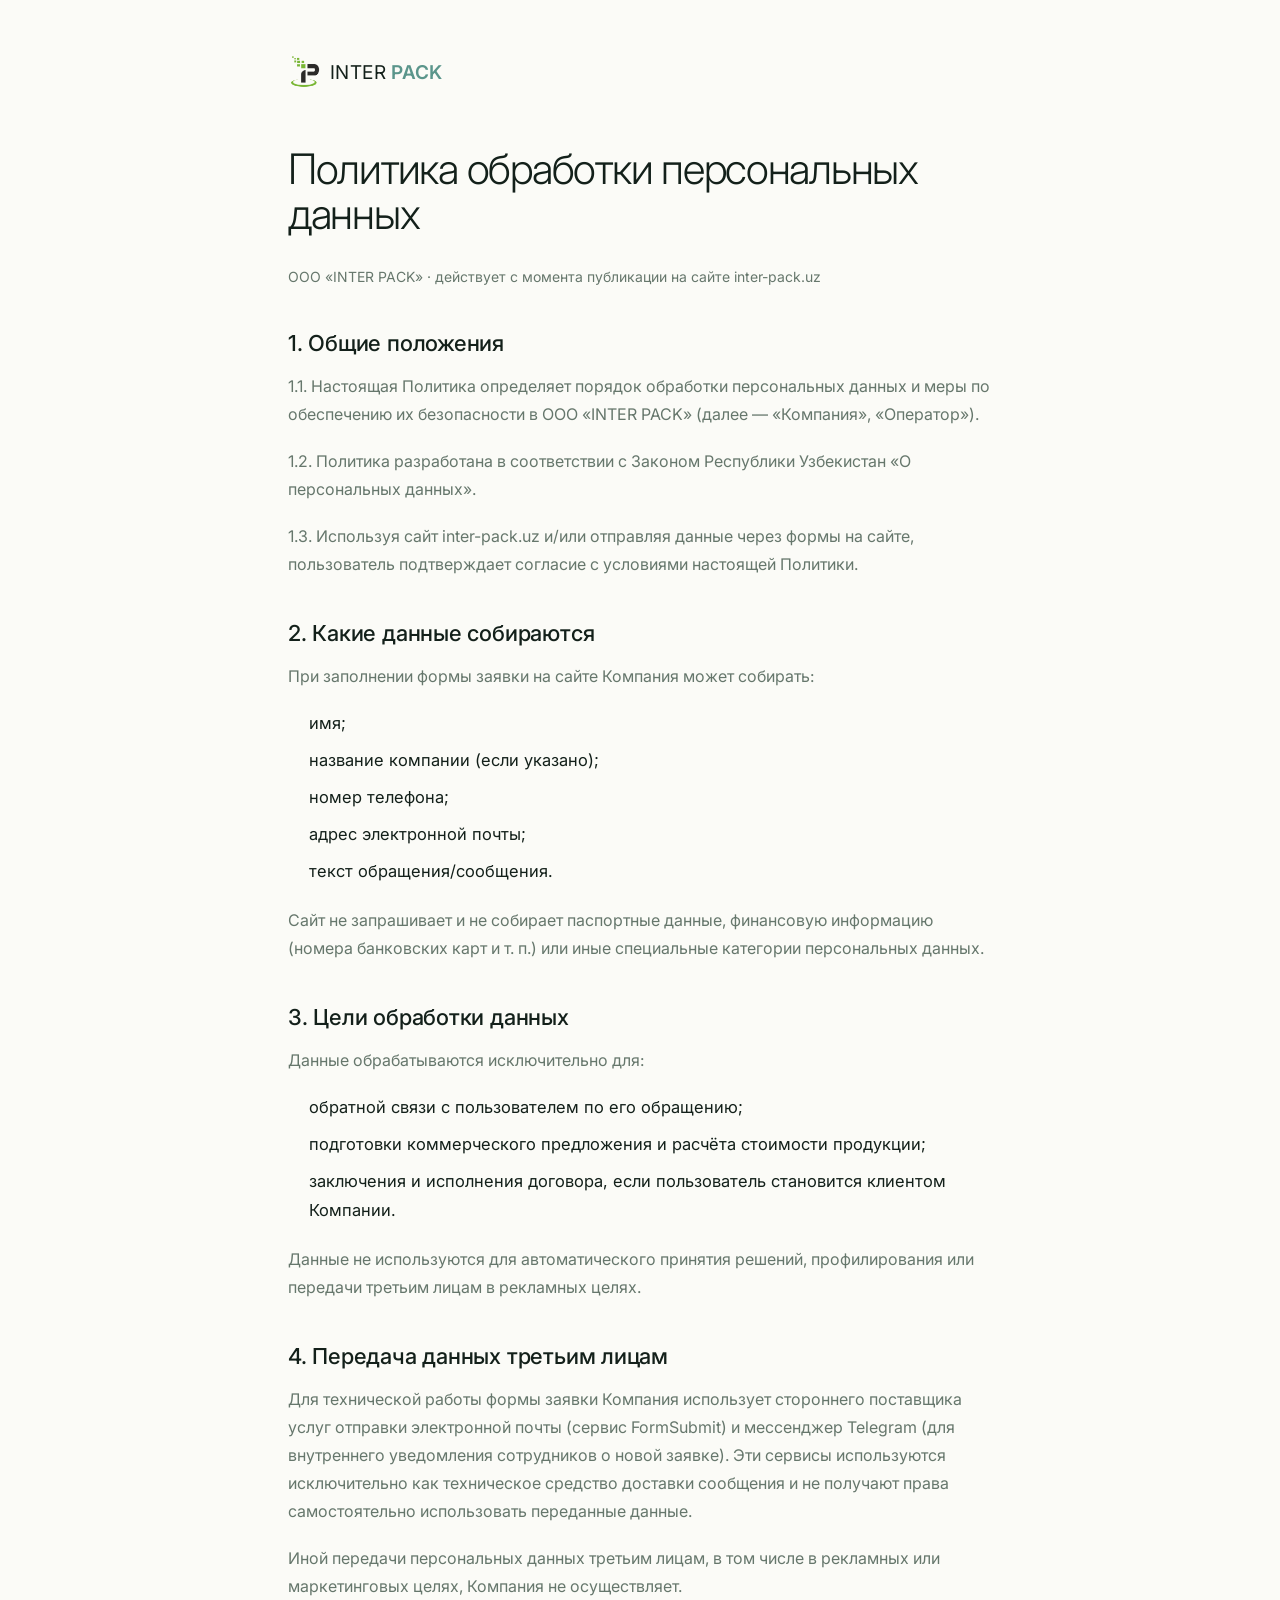
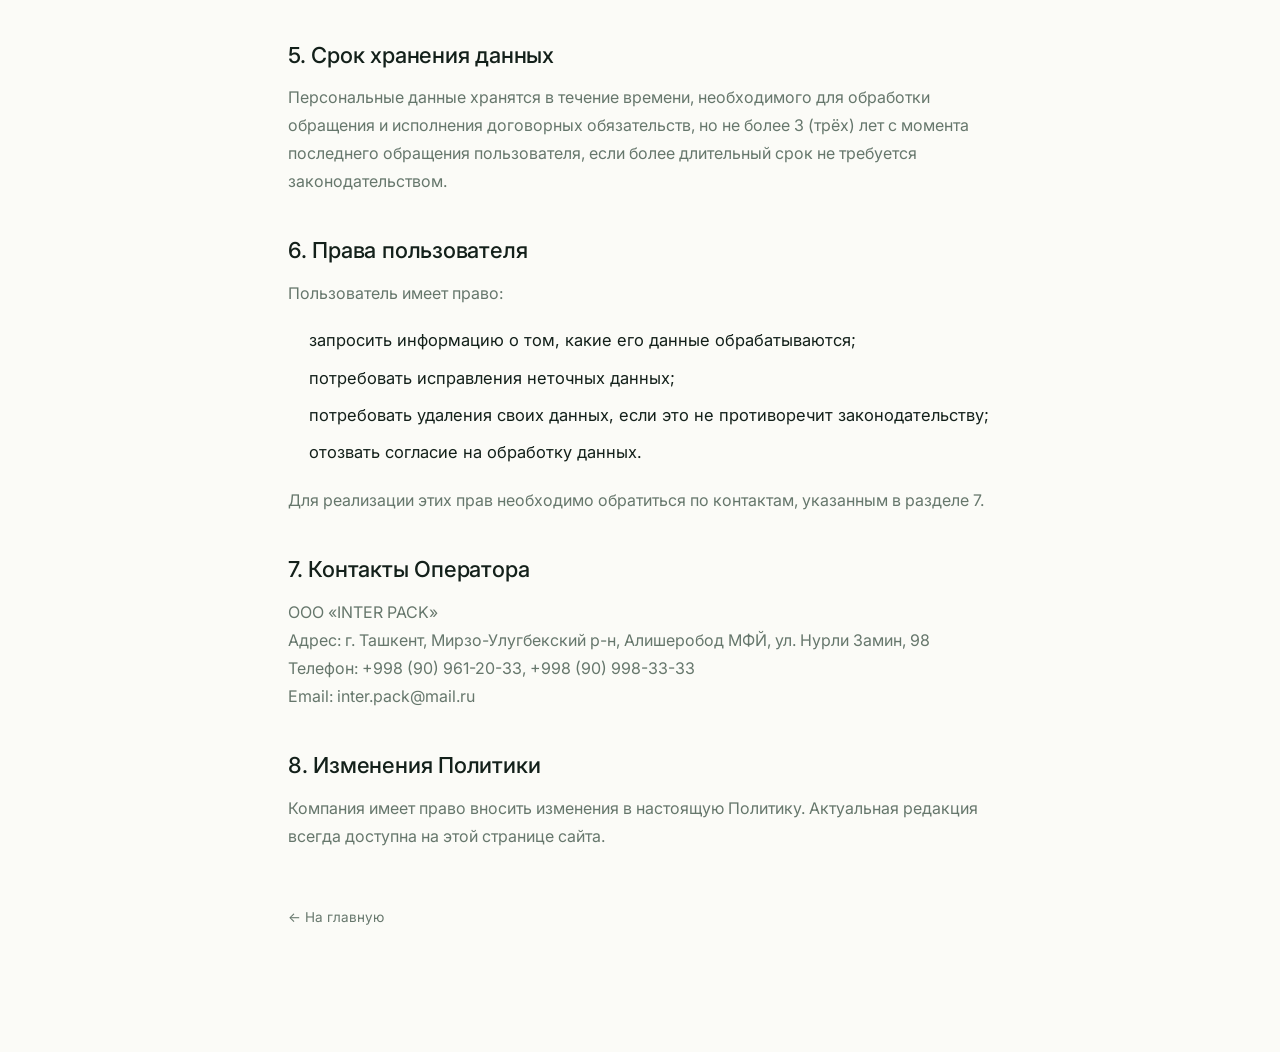
<file: privacy.html>
<!DOCTYPE html>
<html lang="ru">
<head>
<meta charset="UTF-8">
<meta name="viewport" content="width=device-width, initial-scale=1.0">
<title>Политика обработки персональных данных — INTER PACK</title>
<meta name="robots" content="noindex, follow">

<link rel="icon" href="assets/favicon.ico" sizes="any">
<link rel="icon" type="image/png" sizes="16x16" href="assets/favicon-16x16.png">
<link rel="icon" type="image/png" sizes="32x32" href="assets/favicon-32x32.png">
<link rel="apple-touch-icon" sizes="180x180" href="assets/apple-touch-icon.png">
<link rel="preconnect" href="https://fonts.googleapis.com">
<link rel="preconnect" href="https://fonts.gstatic.com" crossorigin>
<link href="https://fonts.googleapis.com/css2?family=Inter:wght@300;400;500;600;700&display=swap" rel="stylesheet">
<link rel="stylesheet" href="css/style.css?v=23">
<link rel="stylesheet" href="css/blog.css?v=3">

<style>
.policy-page{padding:56px 0 100px;}
.policy-page .logo-row{
  display:flex;align-items:center;gap:10px;margin-bottom:56px;text-decoration:none;
}
.policy-page .logo-row img{height:34px;}
.policy-page .logo-row span{font-size:19px;letter-spacing:.02em;color:var(--c-text);}
.policy-page .logo-row span b{color:var(--c-accent-deep);font-weight:600;}
.policy-page .blog-body ul{margin:0 0 1.2em;padding-left:1.3em;}
.policy-page .blog-body li{margin-bottom:.5em;}
.policy-page .blog-body h3{margin-top:44px;}
.policy-page .policy-updated{color:var(--c-text-soft);font-size:14px;margin-bottom:40px;}
.policy-page .blog-back{margin-top:56px;}
</style>
</head>
<body style="padding-top:0;">

<main class="policy-page">
  <div class="container blog-article">
    <a href="/" class="logo-row" aria-label="INTER PACK">
      <img src="assets/logo-icon.png" alt="INTER PACK">
      <span>INTER <b>PACK</b></span>
    </a>

    <h1>Политика обработки персональных данных</h1>
    <p class="policy-updated">ООО «INTER PACK» · действует с момента публикации на сайте inter-pack.uz</p>

    <div class="blog-body">
      <h3>1. Общие положения</h3>
      <p>1.1. Настоящая Политика определяет порядок обработки персональных данных и меры по обеспечению их безопасности в ООО «INTER PACK» (далее — «Компания», «Оператор»).</p>
      <p>1.2. Политика разработана в соответствии с Законом Республики Узбекистан «О персональных данных».</p>
      <p>1.3. Используя сайт inter-pack.uz и/или отправляя данные через формы на сайте, пользователь подтверждает согласие с условиями настоящей Политики.</p>

      <h3>2. Какие данные собираются</h3>
      <p>При заполнении формы заявки на сайте Компания может собирать:</p>
      <ul>
        <li>имя;</li>
        <li>название компании (если указано);</li>
        <li>номер телефона;</li>
        <li>адрес электронной почты;</li>
        <li>текст обращения/сообщения.</li>
      </ul>
      <p>Сайт не запрашивает и не собирает паспортные данные, финансовую информацию (номера банковских карт и т. п.) или иные специальные категории персональных данных.</p>

      <h3>3. Цели обработки данных</h3>
      <p>Данные обрабатываются исключительно для:</p>
      <ul>
        <li>обратной связи с пользователем по его обращению;</li>
        <li>подготовки коммерческого предложения и расчёта стоимости продукции;</li>
        <li>заключения и исполнения договора, если пользователь становится клиентом Компании.</li>
      </ul>
      <p>Данные не используются для автоматического принятия решений, профилирования или передачи третьим лицам в рекламных целях.</p>

      <h3>4. Передача данных третьим лицам</h3>
      <p>Для технической работы формы заявки Компания использует стороннего поставщика услуг отправки электронной почты (сервис FormSubmit) и мессенджер Telegram (для внутреннего уведомления сотрудников о новой заявке). Эти сервисы используются исключительно как техническое средство доставки сообщения и не получают права самостоятельно использовать переданные данные.</p>
      <p>Иной передачи персональных данных третьим лицам, в том числе в рекламных или маркетинговых целях, Компания не осуществляет.</p>

      <h3>5. Срок хранения данных</h3>
      <p>Персональные данные хранятся в течение времени, необходимого для обработки обращения и исполнения договорных обязательств, но не более 3 (трёх) лет с момента последнего обращения пользователя, если более длительный срок не требуется законодательством.</p>

      <h3>6. Права пользователя</h3>
      <p>Пользователь имеет право:</p>
      <ul>
        <li>запросить информацию о том, какие его данные обрабатываются;</li>
        <li>потребовать исправления неточных данных;</li>
        <li>потребовать удаления своих данных, если это не противоречит законодательству;</li>
        <li>отозвать согласие на обработку данных.</li>
      </ul>
      <p>Для реализации этих прав необходимо обратиться по контактам, указанным в разделе 7.</p>

      <h3>7. Контакты Оператора</h3>
      <p>
        ООО «INTER PACK»<br>
        Адрес: г. Ташкент, Мирзо-Улугбекский р-н, Алишеробод МФЙ, ул. Нурли Замин, 98<br>
        Телефон: +998 (90) 961-20-33, +998 (90) 998-33-33<br>
        Email: inter.pack@mail.ru
      </p>

      <h3>8. Изменения Политики</h3>
      <p>Компания имеет право вносить изменения в настоящую Политику. Актуальная редакция всегда доступна на этой странице сайта.</p>
    </div>

    <a href="/" class="blog-back">&larr; На главную</a>
  </div>
</main>

</body>
</html>
</file>
<file: css/style.css>
/* ==========================================================================
   INTER PACK — design system
   Swiss-inspired corporate minimalism / architectural editorial /
   premium industrial-investment aesthetic.
   ========================================================================== */

:root{
  --c-bg:#FBFBF7;
  --c-bg-alt:#F3F4EE;
  --c-text:#13201A;
  --c-text-soft:#66776C;
  --c-dark:#0D2A1F;
  --c-dark-alt:#1C4836;
  --c-accent:#78B9AE;
  --c-accent-deep:#5A958B;
  --c-border:#D7DDDA;
  --c-border-on-dark:rgba(255,255,255,.16);
  --radius:2px;
  --shadow-sm:none;
  --shadow-md:none;
  --header-h:112px;
  --ease:cubic-bezier(.22,.61,.36,1);
  --gutter:28px;
}

*,*::before,*::after{box-sizing:border-box;}
html{scroll-behavior:auto;}
body{
  margin:0;
  font-family:'Inter','Helvetica Neue',Arial,sans-serif;
  color:var(--c-text-soft);
  background:var(--c-bg);
  line-height:1.65;
  -webkit-font-smoothing:antialiased;
  padding-top:var(--header-h);
  overflow-x:hidden;
}
h1,h2,h3,h4{
  font-family:'Inter','Helvetica Neue',Arial,sans-serif;
  font-weight:300;
  color:var(--c-text);
  line-height:1.08;
  margin:0 0 .5em;
  letter-spacing:-.035em;
}
h3,h4{font-weight:400;letter-spacing:-.02em;}
p{margin:0 0 1em;color:var(--c-text-soft);font-size:16px;}
a{color:inherit;text-decoration:none;}
ul{margin:0;padding:0;list-style:none;}
img{max-width:100%;display:block;}
button{font-family:inherit;cursor:pointer;background:none;border:none;color:inherit;}
::selection{background:var(--c-accent);color:#0c1a18;}

.container{
  width:100%;
  max-width:1360px;
  margin:0 auto;
  padding:0 var(--gutter);
}
.section{padding:clamp(72px,11vw,150px) 0;}
.section-alt{background:var(--c-bg-alt);}
#achievements{
  min-height:calc(100vh - var(--header-h));
  display:flex;
  align-items:center;
  padding:48px 0;
}
#achievements .container{width:100%;}
#achievements .eyebrow{margin-bottom:10px;}
#achievements .page-hero{padding-bottom:0;}
#achievements .page-hero h1{font-size:clamp(26px,3.2vw,38px);margin-bottom:.35em;}
#achievements .page-hero p{font-size:14.5px;margin-bottom:0;}
#achievements .stats-grid{margin-top:24px;row-gap:24px;column-gap:var(--gutter);}
#achievements .stat-card{padding-top:14px;}
#achievements .card-index{font-size:11px;margin-bottom:8px;}
#achievements .stat-icon{width:20px;height:20px;margin-bottom:10px;}
#achievements .stat-num{font-size:clamp(30px,4vw,52px);line-height:1;}
#achievements .stat-num .suffix{font-size:clamp(13px,1.1vw,17px);}
#achievements .stat-label{margin-top:6px;font-size:12.5px;line-height:1.45;}
@media (max-width:640px){
  #achievements{min-height:0;padding:56px 0;}
}
.eyebrow{
  display:flex;align-items:center;gap:10px;
  font-size:12px;
  font-weight:500;
  letter-spacing:.16em;
  text-transform:uppercase;
  color:var(--c-text-soft);
  margin-bottom:22px;
}
.eyebrow::before{content:"";width:28px;height:1px;background:var(--c-accent);display:block;}
.page-hero{padding:0 0 8px;max-width:760px;}
.page-hero h1{font-size:clamp(34px,4.6vw,56px);}
.page-hero p{max-width:560px;font-size:16.5px;}

/* ---------- Buttons ---------- */
.btn{
  display:inline-flex;align-items:center;justify-content:center;gap:12px;
  padding:16px 26px;
  border-radius:var(--radius);
  font-weight:500;
  font-size:14px;
  letter-spacing:.01em;
  border:1px solid var(--c-text);
  color:var(--c-text);
  background:transparent;
  transition:background .4s var(--ease),color .4s var(--ease),border-color .4s var(--ease);
  white-space:nowrap;
}
.btn::after{content:"↗";font-size:15px;line-height:1;transition:transform .4s var(--ease);}
.btn:hover{background:var(--c-text);color:var(--c-bg);}
.btn:hover::after{transform:translate(2px,-2px);}
.btn-accent{border-color:var(--c-accent-deep);color:var(--c-text);}
.btn-accent:hover{background:var(--c-accent);border-color:var(--c-accent);color:#0c1a18;}
.btn-outline{border-color:var(--c-border-on-dark);color:#fff;}
.btn-outline:hover{background:#fff;color:var(--c-dark);border-color:#fff;}
.btn-ghost{border-color:transparent;padding-left:0;padding-right:0;}
.btn-ghost:hover{background:transparent;color:var(--c-accent-deep);}
.btn-block{width:100%;}
.btn-lg{padding:18px 34px;font-size:15px;}

/* ---------- Header ---------- */
.site-header{
  position:fixed;top:0;left:0;right:0;z-index:1000;
  height:var(--header-h);
  background:var(--c-bg);
  border-bottom:1px solid var(--c-border);
  transition:height .45s var(--ease);
}
.site-header .container{max-width:1540px;}
.header-inner{
  height:var(--header-h);
  display:flex;align-items:center;justify-content:space-between;
  gap:24px;
  transition:height .45s var(--ease);
}
.logo{display:flex;align-items:center;gap:12px;flex-shrink:0;}
.logo-mark{height:46px;width:auto;display:block;transition:height .45s var(--ease);}
.logo-word{font-weight:400;font-size:21px;color:var(--c-text);letter-spacing:-.02em;transition:font-size .45s var(--ease);}
.logo-word span{color:var(--c-accent-deep);}

/* Desktop: large header by default, shrinks by half once the page is scrolled */
@media (min-width:1181px){
  .site-header{height:160px;}
  .header-inner{height:160px;}
  .logo-mark{height:92px;}
  .logo-word{font-size:42px;}
  .site-header.is-scrolled{height:112px;}
  .site-header.is-scrolled .header-inner{height:112px;}
  .site-header.is-scrolled .logo-mark{height:46px;}
  .site-header.is-scrolled .logo-word{font-size:21px;}
}

.main-nav ul{display:flex;align-items:center;gap:2px;}
.main-nav a{
  display:block;position:relative;white-space:nowrap;
  padding:8px 13px;
  font-size:13px;
  font-weight:500;
  letter-spacing:.01em;
  color:var(--c-text-soft);
  border-bottom:1.5px solid transparent;
  transition:color .3s var(--ease),border-color .3s var(--ease);
}
.main-nav a:hover{color:var(--c-text);}
.main-nav a.active{color:var(--c-text);border-bottom-color:var(--c-accent);}

.header-actions{display:flex;align-items:center;gap:22px;flex-shrink:0;}
.search-btn{width:32px;height:32px;display:flex;align-items:center;justify-content:center;color:var(--c-text-soft);transition:color .3s var(--ease);}
.search-btn:hover{color:var(--c-text);}
.search-btn svg{width:18px;height:18px;stroke-width:1.5;}
.lang-switch{display:flex;align-items:center;gap:8px;font-size:12.5px;font-weight:500;letter-spacing:.03em;}
.lang-switch button{padding:4px 2px;color:var(--c-text-soft);border-bottom:1.5px solid transparent;transition:color .3s var(--ease),border-color .3s var(--ease);}
.lang-switch button.active{color:var(--c-text);border-bottom-color:var(--c-accent);}
.lang-switch button:not(.active):hover{color:var(--c-text);}
.lang-switch .sep{color:var(--c-border);}
.header-contact-btn{display:inline-flex;}

.burger{
  display:none;flex-direction:column;justify-content:center;gap:6px;
  width:34px;height:34px;
}
.burger span{display:block;width:26px;height:1px;background:var(--c-text);transition:transform .35s var(--ease),opacity .35s var(--ease);}
.burger.is-open span:nth-child(1){transform:translateY(7px) rotate(45deg);}
.burger.is-open span:nth-child(2){opacity:0;}
.burger.is-open span:nth-child(3){transform:translateY(-7px) rotate(-45deg);}
.main-nav a .nav-num,.main-nav a .nav-arrow{display:none;}

@media (max-width:1180px){
  .header-contact-btn{display:none;}
  .main-nav{
    position:fixed;top:var(--header-h);left:0;right:0;bottom:0;
    background:var(--c-bg);
    transform:translateY(-12px);opacity:0;pointer-events:none;
    transition:opacity .4s var(--ease),transform .4s var(--ease);
    overflow-y:auto;
  }
  .main-nav.is-open{opacity:1;transform:translateY(0);pointer-events:auto;}
  .main-nav ul{
    display:grid;grid-template-columns:1fr 1fr;gap:0 48px;
    max-width:1100px;margin:0 auto;padding:56px var(--gutter) 60px;
  }
  .main-nav li{border-top:1px solid var(--c-border);}
  .main-nav li:nth-child(4),.main-nav li:nth-child(8){border-bottom:1px solid var(--c-border);}
  .main-nav a{
    display:flex;align-items:baseline;gap:18px;
    padding:22px 0;
    font-size:clamp(26px,4vw,44px);
    font-weight:300;letter-spacing:-.03em;
    color:var(--c-text);
    border-bottom:none;
  }
  .main-nav a .nav-num{
    display:inline;
    font-size:13px;font-weight:500;letter-spacing:.05em;color:var(--c-text-soft);
    flex-shrink:0;
  }
  .main-nav a .nav-arrow{display:inline;margin-left:auto;font-size:.5em;color:var(--c-accent-deep);transition:transform .4s var(--ease);flex-shrink:0;}
  .main-nav a:hover .nav-arrow{transform:translate(4px,-4px);}
  .main-nav a.active{color:var(--c-text);}
  .burger{display:flex;}
}
@media (max-width:640px){
  .main-nav ul{grid-template-columns:1fr;gap:0;padding:32px var(--gutter) 48px;}
  .main-nav li:nth-child(4){border-bottom:none;}
  .main-nav li:last-child{border-bottom:1px solid var(--c-border);}
  .main-nav a{font-size:clamp(24px,8vw,34px);padding:18px 0;}
  .search-btn{display:none;}
  .header-actions{gap:14px;}
  .lang-switch{gap:5px;font-size:12px;}
  :root{--gutter:18px;}
}

/* ---------- Placeholder photo blocks (stand-ins for real photography) ---------- */
.ph{
  position:relative;overflow:hidden;
  display:flex;align-items:center;justify-content:center;
  background:linear-gradient(150deg,var(--c-dark) 0%,var(--c-dark-alt) 100%);
  color:rgba(255,255,255,.75);
  border-radius:0;
}
.ph .ph-icon{position:relative;z-index:1;width:26%;max-width:72px;opacity:.6;}
.ph .ph-icon svg{width:100%;height:auto;stroke-width:1.3;}
.ph-photo{position:absolute;inset:0;width:100%;height:100%;object-fit:cover;z-index:2;}
.ph-1{--tint:#78B9AE;} .ph-2{--tint:#5E7A8C;} .ph-3{--tint:#8C8064;}
.ph-4{--tint:#3E5A6B;} .ph-5{--tint:#6B6F5E;} .ph-6{--tint:#4E7A72;}
.ph-1,.ph-2,.ph-3,.ph-4,.ph-5,.ph-6{background:linear-gradient(150deg,var(--c-dark) 0%,var(--c-dark-alt) 55%,var(--tint) 160%);}

/* ---------- Home hero (static image + copy) ---------- */
.home-hero{
  position:relative;
  width:100%;
  height:calc(100vh - var(--header-h));
  min-height:460px;
  display:flex;
  align-items:center;
  background-image:url("../assets/images/backgrounds/home-hero.webp");
  background-size:cover;
  background-position:right bottom;
  background-repeat:no-repeat;
}
.home-hero-content{max-width:600px;}
.home-hero-content h1{
  font-size:clamp(32px,4.4vw,52px);font-weight:300;letter-spacing:-.03em;
  color:var(--c-text);line-height:1.12;margin-bottom:22px;
}
.home-hero-content p{font-size:16.5px;color:var(--c-text-soft);max-width:480px;margin-bottom:34px;}
@media (max-width:860px){
  .home-hero{background-position:center 70%;}
  .home-hero-content{background:rgba(251,251,247,.86);padding:28px;margin:-28px;}
}
@media (max-width:640px){
  .home-hero{height:auto;min-height:560px;padding:150px 0 64px;background-position:center 75%;}
}

/* ---------- Open composition (shared: achievements / products) ---------- */
.stats-grid,.products-grid{display:grid;grid-template-columns:repeat(3,1fr);gap:64px var(--gutter);}
.card-index{display:block;font-size:12.5px;letter-spacing:.1em;color:var(--c-text-soft);margin-bottom:22px;font-variant-numeric:tabular-nums;}
@media (max-width:960px){.stats-grid,.products-grid{grid-template-columns:repeat(2,1fr);}}
@media (max-width:640px){.stats-grid,.products-grid{grid-template-columns:1fr;gap:48px;}}

/* ---------- About ---------- */
.about-grid{display:grid;grid-template-columns:.9fr 1.1fr;gap:72px;align-items:center;}
.about-photo{aspect-ratio:3/4;}
.about-photo .ph-icon{max-width:88px;}
.about-copy .lead{font-size:19px;color:var(--c-text);font-weight:400;}
.about-stats{display:flex;gap:40px;margin-top:40px;padding-top:28px;border-top:1px solid var(--c-border);flex-wrap:wrap;}
.about-stats div b{display:block;font-size:clamp(28px,2.4vw,38px);font-weight:300;color:var(--c-text);letter-spacing:-.02em;font-variant-numeric:tabular-nums;}
.about-stats div span{font-size:12.5px;color:var(--c-text-soft);letter-spacing:.02em;}
.about-list{margin-top:36px;display:grid;gap:0;}
.about-list li{display:flex;gap:18px;align-items:baseline;font-size:15px;color:var(--c-text);padding:18px 0;border-top:1px solid var(--c-border);}
.about-list li:last-child{border-bottom:1px solid var(--c-border);}
.about-list li .n{font-size:12.5px;color:var(--c-text-soft);flex-shrink:0;font-variant-numeric:tabular-nums;}
@media (max-width:860px){.about-grid{grid-template-columns:1fr;gap:44px;}}

/* ---------- Achievements ---------- */
.stat-card{border-top:1px solid var(--c-border);padding-top:28px;}
.stat-icon{width:26px;height:26px;color:var(--c-accent-deep);margin-bottom:28px;}
.stat-icon svg{width:100%;height:100%;stroke-width:1.4;}
.stat-num{font-size:clamp(52px,6.8vw,112px);font-weight:300;color:var(--c-text);display:flex;align-items:baseline;gap:6px;letter-spacing:-.03em;font-variant-numeric:tabular-nums;}
.stat-num .suffix{font-size:clamp(18px,1.6vw,26px);color:var(--c-text-soft);font-weight:400;}
.stat-label{margin-top:14px;font-size:14px;color:var(--c-text-soft);max-width:30ch;}

/* ---------- Products ---------- */
.product-card{display:flex;flex-direction:column;border-top:1px solid var(--c-border);padding-top:28px;}
.product-card .ph{aspect-ratio:4/3;margin-bottom:26px;}
.product-card .ph-icon{max-width:52px;}
.product-body h3{font-size:21px;margin-bottom:10px;}
.product-body p{font-size:14.5px;}
.products-grid-extra{display:none;margin-top:64px;opacity:0;}
.products-grid-extra.is-open{display:grid;animation:productsExtraIn .5s var(--ease) forwards;}
@keyframes productsExtraIn{from{opacity:0;transform:translateY(14px);}to{opacity:1;transform:translateY(0);}}
.products-toggle{margin-top:56px;display:flex;justify-content:center;}

/* ---------- Product detail modal ---------- */
.modal-overlay{
  position:fixed;inset:0;z-index:2000;
  background:rgba(13,42,31,.6);
  display:flex;align-items:flex-start;justify-content:center;
  padding:calc(var(--header-h) + 24px) 20px 40px;
  overflow-y:auto;
  opacity:0;visibility:hidden;
  transition:opacity .35s var(--ease),visibility .35s;
}
.modal-overlay.is-open{opacity:1;visibility:visible;}
.modal-dialog{
  background:var(--c-bg);border:1px solid var(--c-border);border-radius:0;
  max-width:1000px;width:100%;
  padding:52px;position:relative;
  transform:translateY(14px);transition:transform .35s var(--ease);
}
.modal-overlay.is-open .modal-dialog{transform:translateY(0);}
.modal-close{
  position:absolute;top:24px;right:24px;width:38px;height:38px;
  border:1px solid var(--c-border);border-radius:0;
  display:flex;align-items:center;justify-content:center;
  color:var(--c-text);transition:border-color .3s var(--ease),background .3s var(--ease);
}
.modal-close:hover{border-color:var(--c-text);background:var(--c-text);color:var(--c-bg);}
.modal-close svg{width:15px;height:15px;stroke-width:1.5;}
.pd-hero{display:grid;grid-template-columns:1.1fr 1fr;gap:56px;align-items:start;}
.pd-hero .ph{aspect-ratio:4/3;}
.pd-hero .ph-icon{max-width:96px;}
.pd-hero h2{font-size:26px;min-height:60px;}
.pd-hero p[data-pd="desc"]{min-height:185px;}
@media (max-width:860px){.pd-hero h2{min-height:0;}.pd-hero p[data-pd="desc"]{min-height:0;}}
.pd-specs{margin-top:24px;display:grid;gap:0;}
.pd-specs li{display:flex;justify-content:space-between;gap:16px;padding:13px 0;border-top:1px solid var(--c-border);font-size:14px;}
.pd-specs li:last-child{border-bottom:1px solid var(--c-border);}
.pd-specs li b{color:var(--c-text);font-weight:500;}
.pd-gallery-wrap{position:relative;margin-top:48px;}
.pd-gallery{
  display:flex;gap:4px;overflow-x:auto;scroll-behavior:smooth;
  scroll-snap-type:x mandatory;
  -ms-overflow-style:none;scrollbar-width:none;
  cursor:grab;
}
.pd-gallery:active{cursor:grabbing;}
.pd-gallery::-webkit-scrollbar{display:none;}
.pd-gallery .ph{aspect-ratio:1;flex:0 0 calc(20% - 3.2px);scroll-snap-align:start;}
.pd-gallery .ph-icon{max-width:30px;}
.pd-gallery-arrow{
  position:absolute;top:50%;transform:translateY(-50%);
  z-index:3;width:40px;height:40px;border-radius:50%;
  background:var(--c-bg);border:1px solid var(--c-border);color:var(--c-text);
  display:flex;align-items:center;justify-content:center;
  transition:border-color .3s var(--ease),background .3s var(--ease);
}
.pd-gallery-arrow:hover{border-color:var(--c-text);background:var(--c-text);color:var(--c-bg);}
.pd-gallery-arrow svg{width:16px;height:16px;stroke-width:1.6;}
.pd-gallery-arrow.prev{left:-18px;}
.pd-gallery-arrow.next{right:-18px;}
@media (max-width:640px){
  .pd-gallery .ph{flex:0 0 calc(45% - 2.4px);}
  .pd-gallery-arrow.prev{left:-8px;}
  .pd-gallery-arrow.next{right:-8px;}
}
.pd-gallery-item{border:none;padding:0;margin:0;font:inherit;cursor:pointer;transition:transform .25s var(--ease);user-select:none;}
.pd-gallery-item .ph-photo,.pd-gallery-item .ph-icon{pointer-events:none;-webkit-user-drag:none;user-drag:none;}
.pd-gallery-item:hover,.pd-gallery-item:focus-visible{transform:scale(1.03);}
.pd-gallery-item:hover .ph-photo{transform:scale(1.06);}
.pd-gallery-item .ph-photo{transition:transform .5s var(--ease);}
.pd-gallery-label{
  position:absolute;inset:auto 0 0 0;z-index:3;
  padding:8px 8px 7px;font-size:11px;line-height:1.2;color:#fff;text-align:left;
  background:linear-gradient(0deg,rgba(13,42,31,.82) 0%,rgba(13,42,31,0) 100%);
  opacity:0;transition:opacity .25s var(--ease);
}
.pd-gallery-item:hover .pd-gallery-label,.pd-gallery-item:focus-visible .pd-gallery-label{opacity:1;}
.pd-gallery-item.is-current{opacity:.45;pointer-events:none;}
.pd-gallery-item.is-current::after{
  content:"";position:absolute;inset:0;border:1.5px solid var(--c-accent);z-index:2;
}
@media (max-width:860px){.pd-hero{grid-template-columns:1fr;gap:32px;}.pd-gallery .ph{flex:0 0 calc(33.333% - 2.7px);}}
@media (max-width:640px){.modal-dialog{padding:32px 22px;}}

/* ---------- Video ---------- */
.video-hero{
  position:relative;width:100%;height:calc(100vh - var(--header-h));min-height:420px;
  overflow:hidden;background:var(--c-dark);
}
.video-hero .ph{width:100%;height:100%;}
.video-overlay{position:absolute;inset:0;background:rgba(13,42,31,.3);display:flex;align-items:center;justify-content:center;flex-direction:column;gap:26px;text-align:center;color:#fff;}
.play-btn{
  width:84px;height:84px;border-radius:50%;background:transparent;
  border:1px solid rgba(255,255,255,.5);
  display:flex;align-items:center;justify-content:center;
  transition:border-color .3s var(--ease),background .3s var(--ease);
}
.play-btn:hover{border-color:#fff;background:rgba(255,255,255,.08);}
.play-btn svg{width:22px;height:22px;color:#fff;margin-left:3px;}
.video-overlay h2{color:#fff;font-size:clamp(28px,4.2vw,46px);}
.video-overlay p{color:rgba(255,255,255,.7);max-width:520px;}
.video-note{display:none;align-items:center;gap:10px;border:1px solid rgba(255,255,255,.3);padding:12px 22px;font-size:13.5px;color:#fff;}
.video-note svg{width:16px;height:16px;flex-shrink:0;stroke-width:1.5;}

/* ---------- Contact form ---------- */
.contact-wrap{display:grid;grid-template-columns:.85fr 1.15fr;gap:72px;align-items:start;}
.contact-side h2{font-size:clamp(30px,3.8vw,42px);}
.contact-perks{margin-top:36px;display:grid;gap:0;}
.contact-perks li{display:flex;gap:18px;align-items:flex-start;padding:22px 0;border-top:1px solid var(--c-border);}
.contact-perks li:last-child{border-bottom:1px solid var(--c-border);}
.contact-perks svg{width:20px;height:20px;color:var(--c-accent-deep);flex-shrink:0;margin-top:2px;stroke-width:1.4;}
.contact-perks b{display:block;color:var(--c-text);font-size:15px;font-weight:500;}
.contact-perks span{font-size:13.5px;color:var(--c-text-soft);}
.form-card{position:relative;}
.form-row{margin-bottom:26px;}
.form-row input,.form-row textarea{
  width:100%;padding:12px 2px;border-radius:0;border:none;border-bottom:1px solid var(--c-border);
  font-family:inherit;font-size:16px;color:var(--c-text);background:transparent;
  transition:border-color .3s var(--ease);
}
.form-row input:focus,.form-row textarea:focus{outline:none;border-bottom-color:var(--c-accent-deep);}
.form-row textarea{resize:vertical;min-height:100px;}
.form-note{font-size:12.5px;color:var(--c-text-soft);margin-top:20px;}
.form-success{
  position:absolute;inset:0;background:var(--c-bg);border:1px solid var(--c-border);
  display:flex;flex-direction:column;align-items:flex-start;justify-content:center;text-align:left;padding:40px;
  opacity:0;visibility:hidden;
  transition:opacity .4s var(--ease),visibility .4s;
}
.form-success.is-visible{opacity:1;visibility:visible;}
.form-success .check{
  width:48px;height:48px;border:1px solid var(--c-accent-deep);color:var(--c-accent-deep);
  display:flex;align-items:center;justify-content:center;margin-bottom:22px;
}
.form-success .check svg{width:20px;height:20px;stroke-width:1.5;}
@media (max-width:900px){.contact-wrap{grid-template-columns:1fr;gap:44px;}}

/* ---------- Contacts ---------- */
.contacts-wrap{display:grid;grid-template-columns:.8fr 1.2fr;gap:72px;align-items:start;}
.contact-item{display:flex;gap:20px;align-items:flex-start;padding:24px 0;border-top:1px solid var(--c-border);}
.contact-item:last-child{border-bottom:1px solid var(--c-border);}
.contact-item .icon{width:22px;height:22px;color:var(--c-accent-deep);flex-shrink:0;margin-top:2px;}
.contact-item .icon svg{width:100%;height:100%;stroke-width:1.4;}
.contact-item h4{font-size:12.5px;margin:0 0 6px;color:var(--c-text-soft);letter-spacing:.06em;text-transform:uppercase;font-weight:500;}
.contact-item p{margin:0;font-size:16px;color:var(--c-text);}
.contact-item p + p{margin-top:4px;}
.social-row{display:flex;gap:14px;margin-top:10px;}
.social-row a{
  width:36px;height:36px;border:1px solid var(--c-border);
  display:flex;align-items:center;justify-content:center;color:var(--c-text);
  transition:background .3s var(--ease),color .3s var(--ease),border-color .3s var(--ease);
}
.social-row a:hover{background:var(--c-text);color:var(--c-bg);border-color:var(--c-text);}
.social-row svg{width:16px;height:16px;stroke-width:1.5;}
.map-frame{width:100%;height:460px;border:1px solid var(--c-border);overflow:hidden;}
.map-frame iframe{width:100%;height:100%;border:0;filter:grayscale(.3) contrast(1.02);}
.map-placeholder{width:100%;height:100%;display:flex;flex-direction:column;align-items:center;justify-content:center;gap:14px;text-align:center;padding:32px;}
.map-placeholder svg{width:28px;height:28px;opacity:.7;stroke-width:1.4;}
.map-placeholder span{font-size:13px;color:rgba(255,255,255,.7);max-width:280px;}
@media (max-width:900px){.contacts-wrap{grid-template-columns:1fr;gap:44px;}.map-frame{height:340px;}}

/* ---------- Footer ---------- */
.site-footer{background:var(--c-dark);color:rgba(255,255,255,.6);padding:96px 0 32px;}
.footer-top{display:flex;justify-content:space-between;align-items:flex-end;gap:32px;padding-bottom:64px;margin-bottom:64px;border-bottom:1px solid var(--c-border-on-dark);}
.footer-brand{
  font-size:clamp(44px,9.2vw,152px);
  font-weight:300;letter-spacing:-.045em;line-height:.9;
  color:#fff;
}
.footer-brand span{color:var(--c-accent);}
.footer-cta{flex-shrink:0;}
.footer-grid{max-width:520px;}
.site-footer h3{color:#fff;font-size:12.5px;font-weight:500;letter-spacing:.08em;text-transform:uppercase;margin-bottom:24px;}
.footer-details{display:grid;gap:11px;font-size:14px;}
.footer-details li{color:rgba(255,255,255,.55);}
.footer-details li:first-child{color:#fff;font-weight:400;}
.copyright{margin-top:56px;padding-top:28px;border-top:1px solid var(--c-border-on-dark);font-size:12px;color:rgba(255,255,255,.4);display:flex;justify-content:space-between;flex-wrap:wrap;gap:12px;}
@media (max-width:760px){
  .footer-top{flex-direction:column;align-items:flex-start;gap:32px;}
}

/* ---------- Scroll reveal ---------- */
.reveal{opacity:0;transform:translateY(22px);transition:opacity .8s var(--ease),transform .8s var(--ease);}
.reveal.in-view{opacity:1;transform:translateY(0);}
.reveal-stagger.in-view > *{opacity:1;transform:translateY(0);}
.reveal-stagger > *{opacity:0;transform:translateY(20px);transition:opacity .7s var(--ease),transform .7s var(--ease);}
.reveal-stagger.in-view > *:nth-child(1){transition-delay:.02s;}
.reveal-stagger.in-view > *:nth-child(2){transition-delay:.08s;}
.reveal-stagger.in-view > *:nth-child(3){transition-delay:.14s;}
.reveal-stagger.in-view > *:nth-child(4){transition-delay:.2s;}
.reveal-stagger.in-view > *:nth-child(5){transition-delay:.26s;}
.reveal-stagger.in-view > *:nth-child(6){transition-delay:.32s;}
@media (prefers-reduced-motion:reduce){*{transition-duration:.01ms !important;}}

/* ---------- Back to top button ---------- */
.back-to-top{
  position:fixed;
  right:24px;
  bottom:24px;
  z-index:900;
  width:48px;
  height:48px;
  border-radius:50%;
  border:1px solid var(--c-border-on-dark);
  background:var(--c-accent);
  backdrop-filter:blur(6px);
  -webkit-backdrop-filter:blur(6px);
  color:var(--c-dark);
  display:flex;
  align-items:center;
  justify-content:center;
  cursor:pointer;
  opacity:0;
  visibility:hidden;
  transform:translateY(12px);
  transition:opacity .35s var(--ease),transform .35s var(--ease);
}
.back-to-top svg{width:20px;height:20px;}
.back-to-top.is-visible{opacity:.5;visibility:visible;transform:translateY(0);}
.back-to-top:hover{opacity:1;}
@media (max-width:640px){
  .back-to-top{right:16px;bottom:16px;width:44px;height:44px;}
}
</file>
<file: css/blog.css>
/* ---------- Blog: listing + article ---------- */
.blog-grid{
  display:grid;grid-template-columns:repeat(3,1fr);gap:40px var(--gutter);margin-top:48px;
}
@media (max-width:960px){.blog-grid{grid-template-columns:repeat(2,1fr);}}
@media (max-width:640px){.blog-grid{grid-template-columns:1fr;gap:36px;}}

.blog-card{display:block;border-top:1px solid var(--c-border);padding-top:22px;}
.blog-card .blog-card-img{
  width:100%;aspect-ratio:4/3;border-radius:var(--radius);overflow:hidden;background:var(--c-bg-alt);margin-bottom:18px;
}
.blog-card .blog-card-img img{width:100%;height:100%;object-fit:cover;display:block;}
.blog-meta{display:flex;align-items:center;gap:10px;flex-wrap:wrap;}
.blog-meta time,.blog-meta .blog-views{font-size:12.5px;color:var(--c-text-soft);letter-spacing:.04em;}
.blog-meta .blog-views{position:relative;padding-left:14px;}
.blog-meta .blog-views::before{content:"";position:absolute;left:0;top:50%;transform:translateY(-50%);width:3px;height:3px;border-radius:50%;background:var(--c-text-soft);}
.blog-card h3{font-size:19px;font-weight:400;margin:8px 0 8px;line-height:1.3;}
.blog-card p{font-size:14.5px;color:var(--c-text-soft);margin:0;}
.blog-empty{color:var(--c-text-soft);font-size:15px;margin-top:40px;}

.blog-article{max-width:760px;margin:0 auto;}
.blog-article .blog-back{display:block;margin-bottom:24px;font-size:13.5px;color:var(--c-text-soft);}
.blog-article .blog-meta{margin-bottom:4px;}
.blog-article .blog-meta time,.blog-article .blog-meta .blog-views{font-size:13px;}
.blog-article h1{font-size:clamp(28px,4vw,42px);font-weight:300;margin:10px 0 28px;letter-spacing:-.03em;}
.blog-article .blog-cover{width:100%;aspect-ratio:16/9;border-radius:var(--radius);overflow:hidden;background:var(--c-bg-alt);margin-bottom:32px;}
.blog-article .blog-cover img{width:100%;height:100%;object-fit:cover;display:block;}
.blog-article .blog-body{font-size:16.5px;color:var(--c-text);line-height:1.75;}
.blog-article .blog-body p{margin:0 0 1.2em;}
.blog-article .blog-body strong{font-weight:600;color:var(--c-text);}
.blog-article .blog-body em{font-style:italic;}
.blog-article .blog-body h3{font-size:22px;font-weight:500;letter-spacing:-.01em;color:var(--c-text);margin:38px 0 16px;}
.blog-article .blog-body blockquote.blog-quote{
  margin:30px 0;padding:22px 26px;border-left:3px solid var(--c-accent-deep);
  background:var(--c-bg-alt);border-radius:0 var(--radius) var(--radius) 0;
  font-style:italic;font-size:17px;line-height:1.65;color:var(--c-text);
}
.blog-article .blog-body blockquote.blog-quote strong{font-style:normal;}
.blog-article .blog-body blockquote.blog-quote p{margin:0;}
</file>
